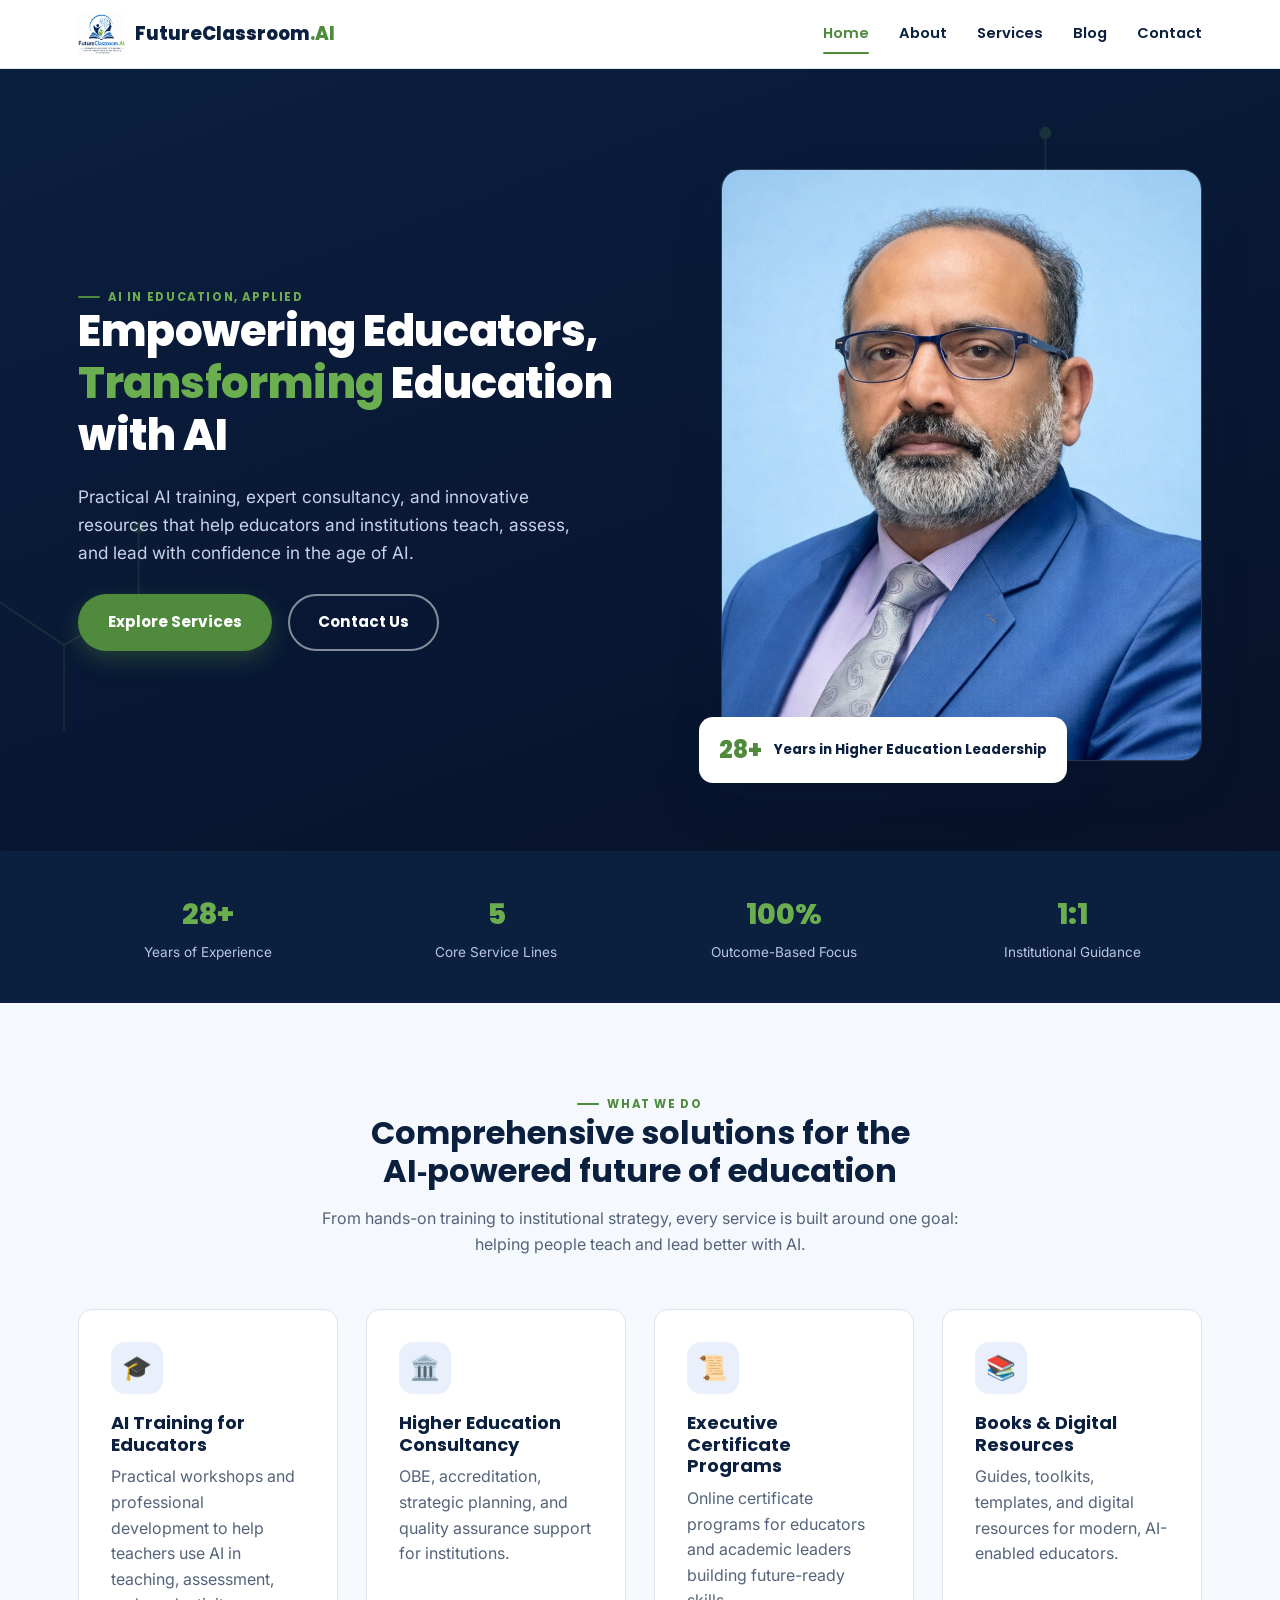
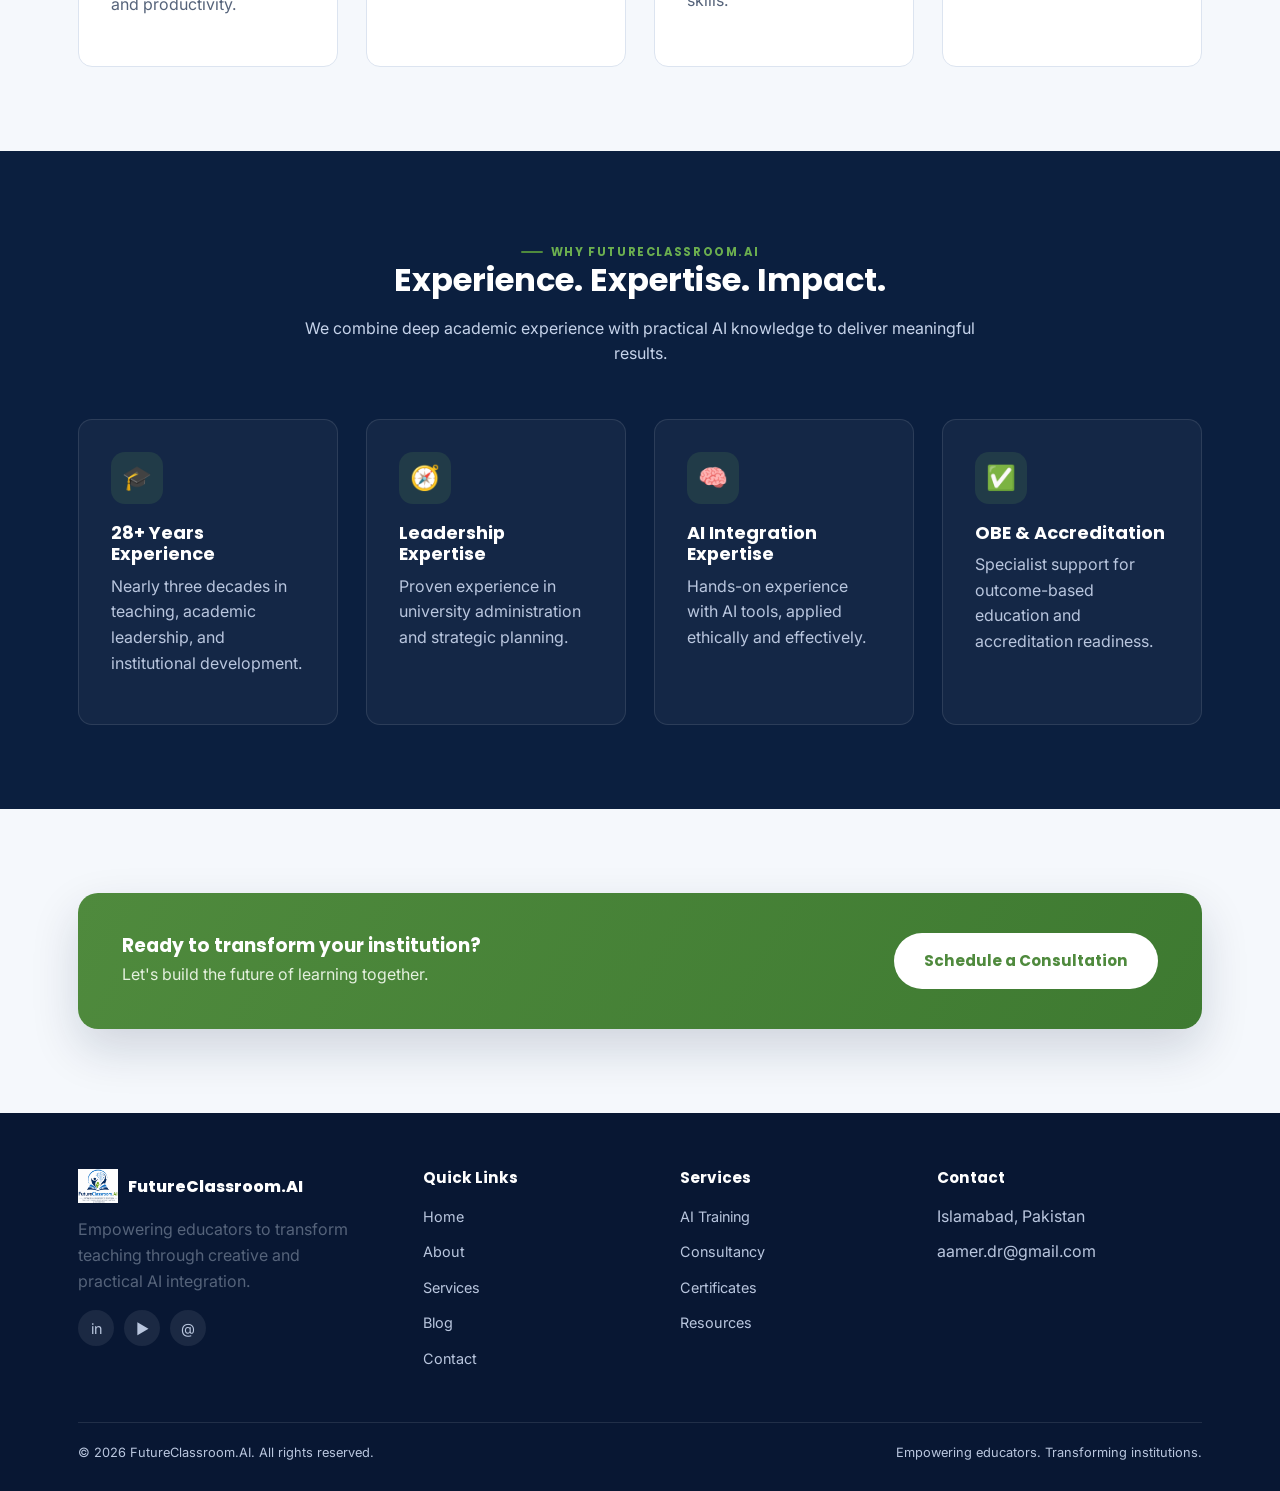
<file: index.html>
<!DOCTYPE html>
<html lang="en">
<head>
<meta charset="UTF-8">
<meta name="viewport" content="width=device-width, initial-scale=1.0">
<title>FutureClassroom.AI — Empowering Educators Through AI</title>
<meta name="description" content="Practical AI training, expert consultancy, and innovative resources for educators and institutions.">
<link rel="stylesheet" href="assets/style.css">
</head>
<body>

<header class="site-header">
  <nav class="nav">
    <a href="index.html" class="brand">
      <img src="assets/FutureClassroom.png" alt="FutureClassroom.AI logo">
      <span>FutureClassroom<em>.AI</em></span>
    </a>
    <button class="nav-toggle" aria-label="Toggle menu">☰</button>
    <div class="nav-links">
      <a href="index.html" class="active">Home</a>
      <a href="about.html">About</a>
      <a href="services.html">Services</a>
      <a href="blog.html">Blog</a>
      <a href="contact.html">Contact</a>
    </div>
  </nav>
</header>

<section class="hero">
  <svg class="branch-motif" viewBox="0 0 1200 700" xmlns="http://www.w3.org/2000/svg">
    <g stroke="#6BAE4F" stroke-width="1.5" fill="none">
      <path d="M980 60 L980 140 L1050 190 M980 140 L920 190 M1050 190 L1120 220 M1050 190 L1050 260"/>
      <circle cx="980" cy="60" r="5" fill="#6BAE4F"/>
      <circle cx="920" cy="190" r="5" fill="#6BAE4F"/>
      <circle cx="1120" cy="220" r="5" fill="#6BAE4F"/>
      <circle cx="1050" cy="260" r="5" fill="#6BAE4F"/>
      <path d="M60 620 L60 540 L130 500 M60 540 L0 500 M130 500 L130 430"/>
      <circle cx="130" cy="430" r="5" fill="#6BAE4F"/>
    </g>
  </svg>
  <div class="container hero-grid">
    <div>
      <span class="eyebrow" style="color:#6BAE4F">AI in Education, Applied</span>
      <h1>Empowering Educators, <span class="accent">Transforming</span> Education with AI</h1>
      <p class="lead">Practical AI training, expert consultancy, and innovative resources that help educators and institutions teach, assess, and lead with confidence in the age of AI.</p>
      <div class="hero-actions">
        <a href="services.html" class="btn btn-primary">Explore Services</a>
        <a href="contact.html" class="btn btn-outline">Contact Us</a>
      </div>
    </div>
    <div class="hero-figure">
      <div class="frame">
        <img src="assets/Me.jpeg" alt="Dr. Aamer, Founder of FutureClassroom.AI">
      </div>
      <div class="hero-badge"><span class="num">28+</span> Years in Higher Education Leadership</div>
    </div>
  </div>
</section>

<section class="strip">
  <div class="container grid grid-4">
    <div><div class="stat-num">28+</div><div class="stat-label">Years of Experience</div></div>
    <div><div class="stat-num">5</div><div class="stat-label">Core Service Lines</div></div>
    <div><div class="stat-num">100%</div><div class="stat-label">Outcome-Based Focus</div></div>
    <div><div class="stat-num">1:1</div><div class="stat-label">Institutional Guidance</div></div>
  </div>
</section>

<section>
  <div class="container">
    <div class="section-head">
      <span class="eyebrow">What We Do</span>
      <h2>Comprehensive solutions for the AI‑powered future of education</h2>
      <p>From hands-on training to institutional strategy, every service is built around one goal: helping people teach and lead better with AI.</p>
    </div>
    <div class="grid grid-4">
      <div class="card">
        <div class="icon">🎓</div>
        <h3>AI Training for Educators</h3>
        <p>Practical workshops and professional development to help teachers use AI in teaching, assessment, and productivity.</p>
      </div>
      <div class="card">
        <div class="icon">🏛️</div>
        <h3>Higher Education Consultancy</h3>
        <p>OBE, accreditation, strategic planning, and quality assurance support for institutions.</p>
      </div>
      <div class="card">
        <div class="icon">📜</div>
        <h3>Executive Certificate Programs</h3>
        <p>Online certificate programs for educators and academic leaders building future-ready skills.</p>
      </div>
      <div class="card">
        <div class="icon">📚</div>
        <h3>Books &amp; Digital Resources</h3>
        <p>Guides, toolkits, templates, and digital resources for modern, AI-enabled educators.</p>
      </div>
    </div>
  </div>
</section>

<section class="section-navy">
  <div class="container">
    <div class="section-head">
      <span class="eyebrow" style="color:#6BAE4F">Why FutureClassroom.AI</span>
      <h2 style="color:#fff">Experience. Expertise. Impact.</h2>
      <p style="color:#C6D3EA">We combine deep academic experience with practical AI knowledge to deliver meaningful results.</p>
    </div>
    <div class="grid grid-4">
      <div class="card" style="background:rgba(255,255,255,.04); border-color:rgba(255,255,255,.1)">
        <div class="icon" style="background:rgba(107,174,79,.15)">🎓</div>
        <h3 style="color:#fff">28+ Years Experience</h3>
        <p style="color:#B9C6DE">Nearly three decades in teaching, academic leadership, and institutional development.</p>
      </div>
      <div class="card" style="background:rgba(255,255,255,.04); border-color:rgba(255,255,255,.1)">
        <div class="icon" style="background:rgba(107,174,79,.15)">🧭</div>
        <h3 style="color:#fff">Leadership Expertise</h3>
        <p style="color:#B9C6DE">Proven experience in university administration and strategic planning.</p>
      </div>
      <div class="card" style="background:rgba(255,255,255,.04); border-color:rgba(255,255,255,.1)">
        <div class="icon" style="background:rgba(107,174,79,.15)">🧠</div>
        <h3 style="color:#fff">AI Integration Expertise</h3>
        <p style="color:#B9C6DE">Hands-on experience with AI tools, applied ethically and effectively.</p>
      </div>
      <div class="card" style="background:rgba(255,255,255,.04); border-color:rgba(255,255,255,.1)">
        <div class="icon" style="background:rgba(107,174,79,.15)">✅</div>
        <h3 style="color:#fff">OBE &amp; Accreditation</h3>
        <p style="color:#B9C6DE">Specialist support for outcome-based education and accreditation readiness.</p>
      </div>
    </div>
  </div>
</section>

<section>
  <div class="container">
    <div class="cta-banner">
      <div>
        <h3>Ready to transform your institution?</h3>
        <p>Let's build the future of learning together.</p>
      </div>
      <a href="contact.html" class="btn" style="background:#fff; color:var(--green);">Schedule a Consultation</a>
    </div>
  </div>
</section>

<footer class="site-footer">
  <div class="container">
    <div class="footer-grid">
      <div>
        <div class="footer-brand">
          <img src="assets/FutureClassroom.png" alt="FutureClassroom.AI">
          <span>FutureClassroom.AI</span>
        </div>
        <p style="max-width:280px;">Empowering educators to transform teaching through creative and practical AI integration.</p>
        <div class="social-row">
          <a href="https://linkedin.com/in/aamer-saleem-7ba4b310" target="_blank" rel="noopener" aria-label="LinkedIn">in</a>
          <a href="#" aria-label="YouTube">▶</a>
          <a href="mailto:aamer.dr@gmail.com" aria-label="Email">@</a>
        </div>
      </div>
      <div>
        <h4>Quick Links</h4>
        <ul class="footer-links">
          <li><a href="index.html">Home</a></li>
          <li><a href="about.html">About</a></li>
          <li><a href="services.html">Services</a></li>
          <li><a href="blog.html">Blog</a></li>
          <li><a href="contact.html">Contact</a></li>
        </ul>
      </div>
      <div>
        <h4>Services</h4>
        <ul class="footer-links">
          <li><a href="services.html">AI Training</a></li>
          <li><a href="services.html">Consultancy</a></li>
          <li><a href="services.html">Certificates</a></li>
          <li><a href="services.html">Resources</a></li>
        </ul>
      </div>
      <div>
        <h4>Contact</h4>
        <ul class="footer-links">
          <li>Islamabad, Pakistan</li>
          <li>aamer.dr@gmail.com</li>
        </ul>
      </div>
    </div>
    <div class="footer-bottom">
      <span>© 2026 FutureClassroom.AI. All rights reserved.</span>
      <span>Empowering educators. Transforming institutions.</span>
    </div>
  </div>
</footer>

<script src="script.js"></script>
</body>
</html>
</file>
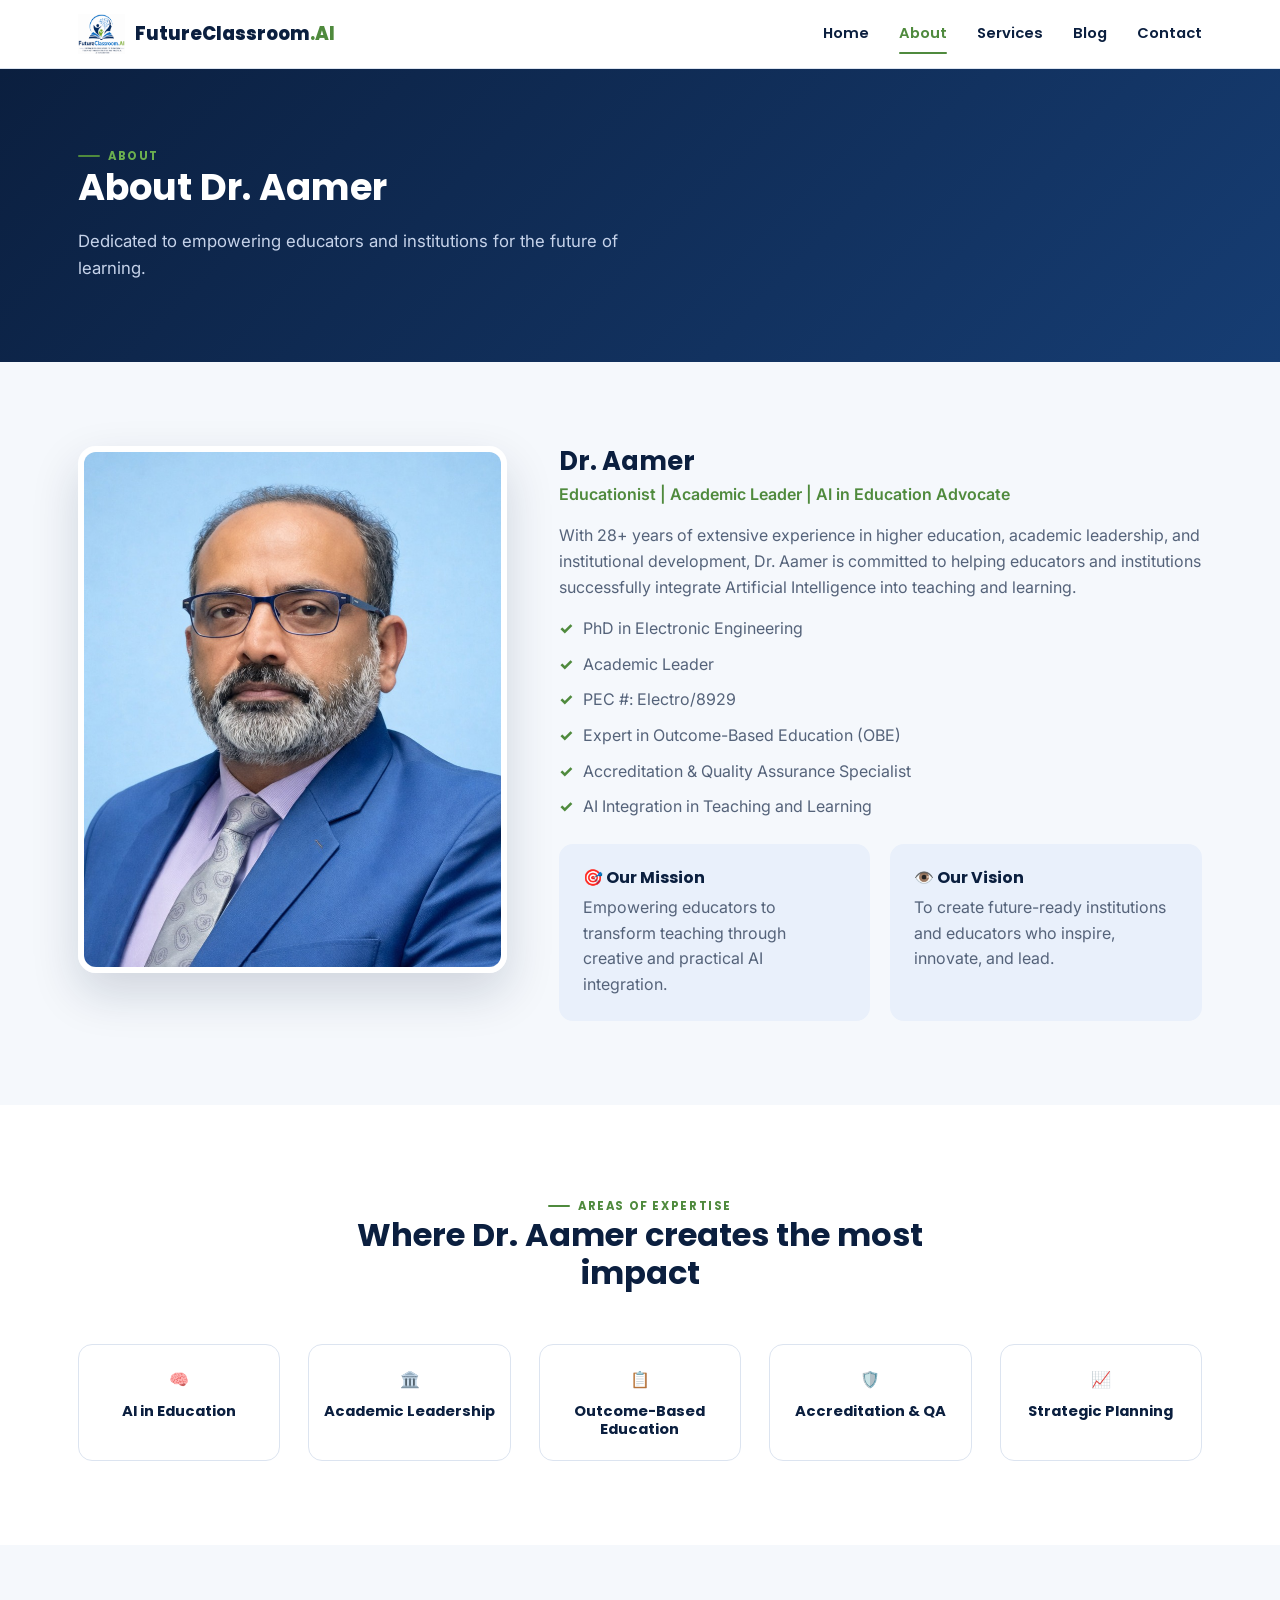
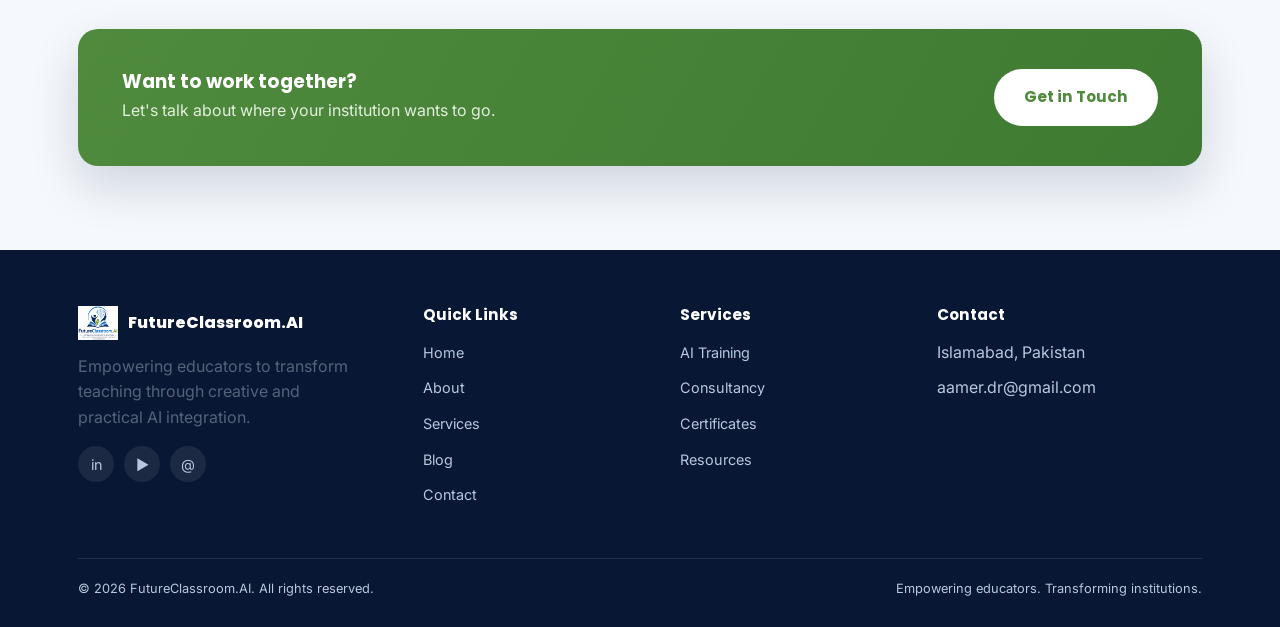
<file: about.html>
<!DOCTYPE html>
<html lang="en">
<head>
<meta charset="UTF-8">
<meta name="viewport" content="width=device-width, initial-scale=1.0">
<title>About Dr. Aamer — FutureClassroom.AI</title>
<link rel="stylesheet" href="assets/style.css">
</head>
<body>

<header class="site-header">
  <nav class="nav">
    <a href="index.html" class="brand">
      <img src="assets/FutureClassroom.png" alt="FutureClassroom.AI logo">
      <span>FutureClassroom<em>.AI</em></span>
    </a>
    <button class="nav-toggle" aria-label="Toggle menu">☰</button>
    <div class="nav-links">
      <a href="index.html">Home</a>
      <a href="about.html" class="active">About</a>
      <a href="services.html">Services</a>
      <a href="blog.html">Blog</a>
      <a href="contact.html">Contact</a>
    </div>
  </nav>
</header>

<section class="page-hero">
  <div class="container">
    <span class="eyebrow" style="color:#6BAE4F">About</span>
    <h1>About Dr. Aamer</h1>
    <p>Dedicated to empowering educators and institutions for the future of learning.</p>
  </div>
</section>

<section>
  <div class="container bio-grid">
    <div class="bio-photo">
      <div class="frame">
        <img src="assets/Me.jpeg" alt="Dr. Aamer">
      </div>
    </div>
    <div>
      <h2 style="font-size:1.6rem;">Dr. Aamer</h2>
      <p style="color:var(--green); font-weight:600; margin-top:-8px;">Educationist | Academic Leader | AI in Education Advocate</p>
      <p>With 28+ years of extensive experience in higher education, academic leadership, and institutional development, Dr. Aamer is committed to helping educators and institutions successfully integrate Artificial Intelligence into teaching and learning.</p>
      <ul class="credentials">
        <li>PhD in Electronic Engineering</li>
        <li>Academic Leader</li>
        <li>PEC #: Electro/8929</li>
        <li>Expert in Outcome-Based Education (OBE)</li>
        <li>Accreditation &amp; Quality Assurance Specialist</li>
        <li>AI Integration in Teaching and Learning</li>
      </ul>

      <div class="mv-grid">
        <div class="mv-card">
          <h4>🎯 Our Mission</h4>
          <p style="margin:0;">Empowering educators to transform teaching through creative and practical AI integration.</p>
        </div>
        <div class="mv-card">
          <h4>👁️ Our Vision</h4>
          <p style="margin:0;">To create future-ready institutions and educators who inspire, innovate, and lead.</p>
        </div>
      </div>
    </div>
  </div>
</section>

<section class="section-alt">
  <div class="container">
    <div class="section-head">
      <span class="eyebrow">Areas of Expertise</span>
      <h2>Where Dr. Aamer creates the most impact</h2>
    </div>
    <div class="grid" style="grid-template-columns: repeat(5, 1fr);">
      <div class="expertise-chip"><div class="icon">🧠</div><h4 style="margin:0; font-size:.92rem;">AI in Education</h4></div>
      <div class="expertise-chip"><div class="icon">🏛️</div><h4 style="margin:0; font-size:.92rem;">Academic Leadership</h4></div>
      <div class="expertise-chip"><div class="icon">📋</div><h4 style="margin:0; font-size:.92rem;">Outcome-Based Education</h4></div>
      <div class="expertise-chip"><div class="icon">🛡️</div><h4 style="margin:0; font-size:.92rem;">Accreditation &amp; QA</h4></div>
      <div class="expertise-chip"><div class="icon">📈</div><h4 style="margin:0; font-size:.92rem;">Strategic Planning</h4></div>
    </div>
  </div>
</section>

<section>
  <div class="container">
    <div class="cta-banner">
      <div>
        <h3>Want to work together?</h3>
        <p>Let's talk about where your institution wants to go.</p>
      </div>
      <a href="contact.html" class="btn" style="background:#fff; color:var(--green);">Get in Touch</a>
    </div>
  </div>
</section>

<footer class="site-footer">
  <div class="container">
    <div class="footer-grid">
      <div>
        <div class="footer-brand">
          <img src="assets/FutureClassroom.png" alt="FutureClassroom.AI">
          <span>FutureClassroom.AI</span>
        </div>
        <p style="max-width:280px;">Empowering educators to transform teaching through creative and practical AI integration.</p>
        <div class="social-row">
          <a href="https://linkedin.com/in/aamer-saleem-7ba4b310" target="_blank" rel="noopener" aria-label="LinkedIn">in</a>
          <a href="#" aria-label="YouTube">▶</a>
          <a href="mailto:aamer.dr@gmail.com" aria-label="Email">@</a>
        </div>
      </div>
      <div>
        <h4>Quick Links</h4>
        <ul class="footer-links">
          <li><a href="index.html">Home</a></li>
          <li><a href="about.html">About</a></li>
          <li><a href="services.html">Services</a></li>
          <li><a href="blog.html">Blog</a></li>
          <li><a href="contact.html">Contact</a></li>
        </ul>
      </div>
      <div>
        <h4>Services</h4>
        <ul class="footer-links">
          <li><a href="services.html">AI Training</a></li>
          <li><a href="services.html">Consultancy</a></li>
          <li><a href="services.html">Certificates</a></li>
          <li><a href="services.html">Resources</a></li>
        </ul>
      </div>
      <div>
        <h4>Contact</h4>
        <ul class="footer-links">
          <li>Islamabad, Pakistan</li>
          <li>aamer.dr@gmail.com</li>
        </ul>
      </div>
    </div>
    <div class="footer-bottom">
      <span>© 2026 FutureClassroom.AI. All rights reserved.</span>
      <span>Empowering educators. Transforming institutions.</span>
    </div>
  </div>
</footer>

<script src="script.js"></script>
</body>
</html>
</file>
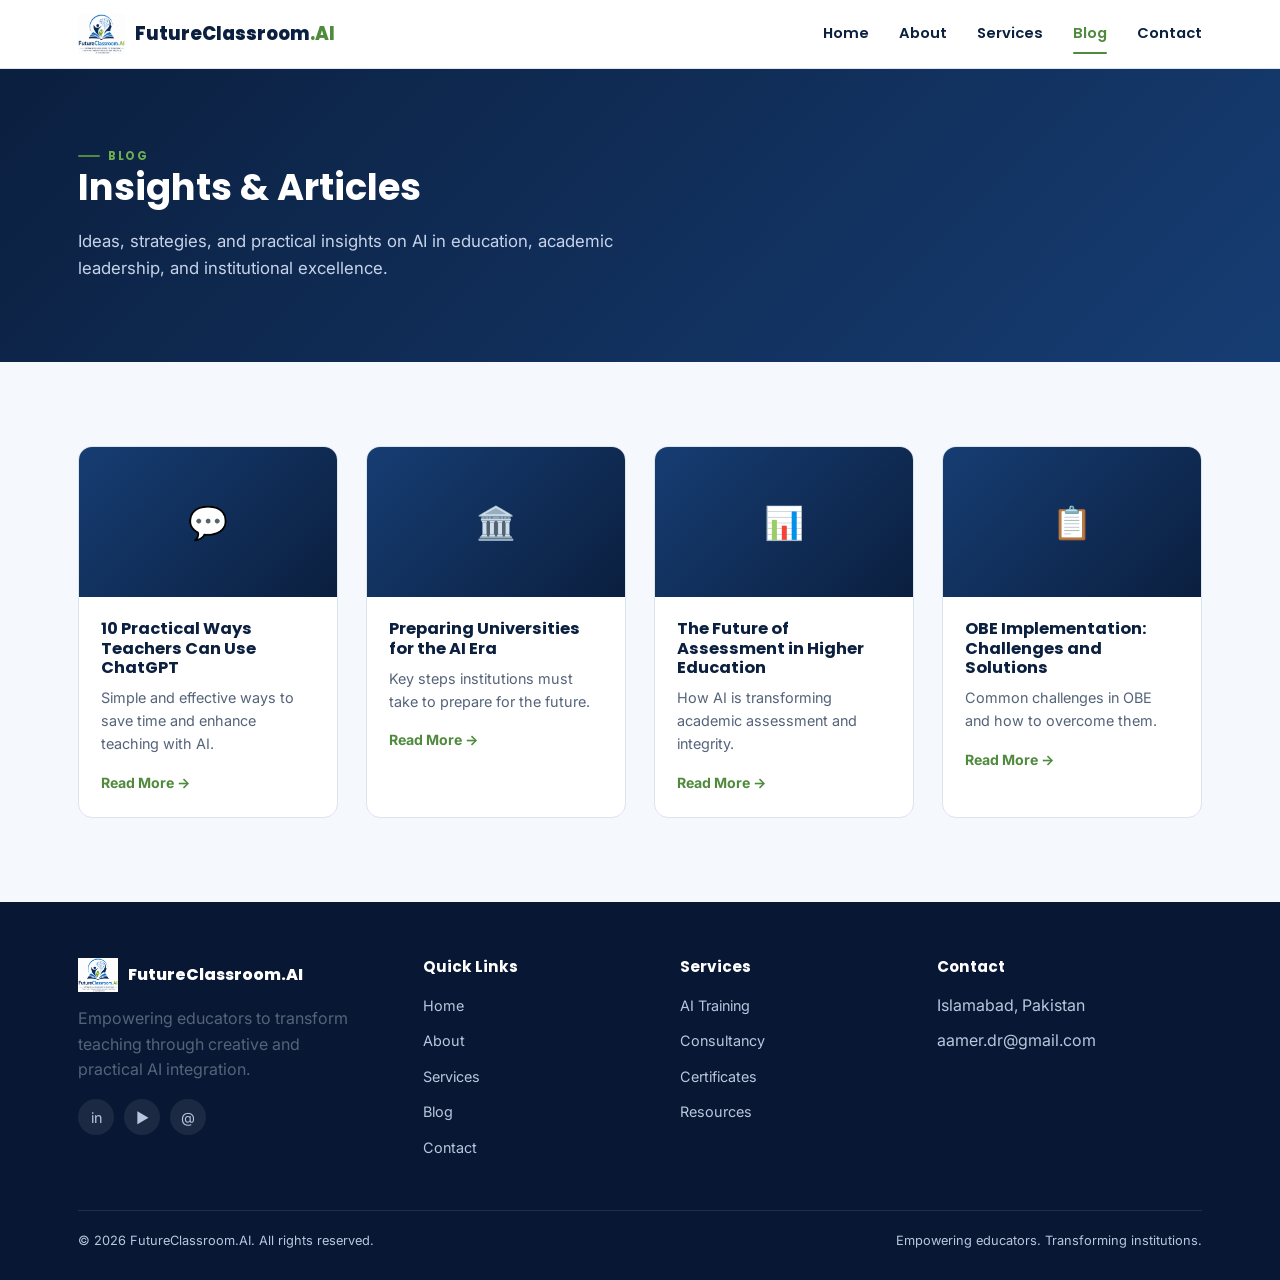
<file: blog.html>
<!DOCTYPE html>
<html lang="en">
<head>
<meta charset="UTF-8">
<meta name="viewport" content="width=device-width, initial-scale=1.0">
<title>Insights &amp; Articles — FutureClassroom.AI</title>
<link rel="stylesheet" href="assets/style.css">
</head>
<body>

<header class="site-header">
  <nav class="nav">
    <a href="index.html" class="brand">
      <img src="assets/FutureClassroom.png" alt="FutureClassroom.AI logo">
      <span>FutureClassroom<em>.AI</em></span>
    </a>
    <button class="nav-toggle" aria-label="Toggle menu">☰</button>
    <div class="nav-links">
      <a href="index.html">Home</a>
      <a href="about.html">About</a>
      <a href="services.html">Services</a>
      <a href="blog.html" class="active">Blog</a>
      <a href="contact.html">Contact</a>
    </div>
  </nav>
</header>

<section class="page-hero">
  <div class="container">
    <span class="eyebrow" style="color:#6BAE4F">Blog</span>
    <h1>Insights &amp; Articles</h1>
    <p>Ideas, strategies, and practical insights on AI in education, academic leadership, and institutional excellence.</p>
  </div>
</section>

<section>
  <div class="container grid grid-4">

    <div class="blog-card">
      <div class="thumb" style="background:linear-gradient(135deg,#163D73,#0B1F3F); display:flex; align-items:center; justify-content:center; color:#6BAE4F; font-size:2rem;">💬</div>
      <div class="body">
        <h3>10 Practical Ways Teachers Can Use ChatGPT</h3>
        <p style="font-size:.9rem;">Simple and effective ways to save time and enhance teaching with AI.</p>
        <a href="blog/10-practical-ways-teachers-can-use-chatgpt.html" class="read-more">Read More →</a>
      </div>
    </div>

    <div class="blog-card">
      <div class="thumb" style="background:linear-gradient(135deg,#163D73,#0B1F3F); display:flex; align-items:center; justify-content:center; color:#6BAE4F; font-size:2rem;">🏛️</div>
      <div class="body">
        <h3>Preparing Universities for the AI Era</h3>
        <p style="font-size:.9rem;">Key steps institutions must take to prepare for the future.</p>
        <a href="blog/preparing-universities-for-the-ai-era.html" class="read-more">Read More →</a>
      </div>
    </div>

    <div class="blog-card">
      <div class="thumb" style="background:linear-gradient(135deg,#163D73,#0B1F3F); display:flex; align-items:center; justify-content:center; color:#6BAE4F; font-size:2rem;">📊</div>
      <div class="body">
        <h3>The Future of Assessment in Higher Education</h3>
        <p style="font-size:.9rem;">How AI is transforming academic assessment and integrity.</p>
        <a href="blog/future-of-assessment-in-higher-education.html" class="read-more">Read More →</a>
      </div>
    </div>

    <div class="blog-card">
      <div class="thumb" style="background:linear-gradient(135deg,#163D73,#0B1F3F); display:flex; align-items:center; justify-content:center; color:#6BAE4F; font-size:2rem;">📋</div>
      <div class="body">
        <h3>OBE Implementation: Challenges and Solutions</h3>
        <p style="font-size:.9rem;">Common challenges in OBE and how to overcome them.</p>
        <a href="blog/obe-implementation-challenges-and-solutions.html" class="read-more">Read More →</a>
      </div>
    </div>

  </div>
</section>

<footer class="site-footer">
  <div class="container">
    <div class="footer-grid">
      <div>
        <div class="footer-brand">
          <img src="assets/FutureClassroom.png" alt="FutureClassroom.AI">
          <span>FutureClassroom.AI</span>
        </div>
        <p style="max-width:280px;">Empowering educators to transform teaching through creative and practical AI integration.</p>
        <div class="social-row">
          <a href="https://linkedin.com/in/aamer-saleem-7ba4b310" target="_blank" rel="noopener" aria-label="LinkedIn">in</a>
          <a href="#" aria-label="YouTube">▶</a>
          <a href="mailto:aamer.dr@gmail.com" aria-label="Email">@</a>
        </div>
      </div>
      <div>
        <h4>Quick Links</h4>
        <ul class="footer-links">
          <li><a href="index.html">Home</a></li>
          <li><a href="about.html">About</a></li>
          <li><a href="services.html">Services</a></li>
          <li><a href="blog.html">Blog</a></li>
          <li><a href="contact.html">Contact</a></li>
        </ul>
      </div>
      <div>
        <h4>Services</h4>
        <ul class="footer-links">
          <li><a href="services.html">AI Training</a></li>
          <li><a href="services.html">Consultancy</a></li>
          <li><a href="services.html">Certificates</a></li>
          <li><a href="services.html">Resources</a></li>
        </ul>
      </div>
      <div>
        <h4>Contact</h4>
        <ul class="footer-links">
          <li>Islamabad, Pakistan</li>
          <li>aamer.dr@gmail.com</li>
        </ul>
      </div>
    </div>
    <div class="footer-bottom">
      <span>© 2026 FutureClassroom.AI. All rights reserved.</span>
      <span>Empowering educators. Transforming institutions.</span>
    </div>
  </div>
</footer>

<script src="script.js"></script>
</body>
</html>
</file>
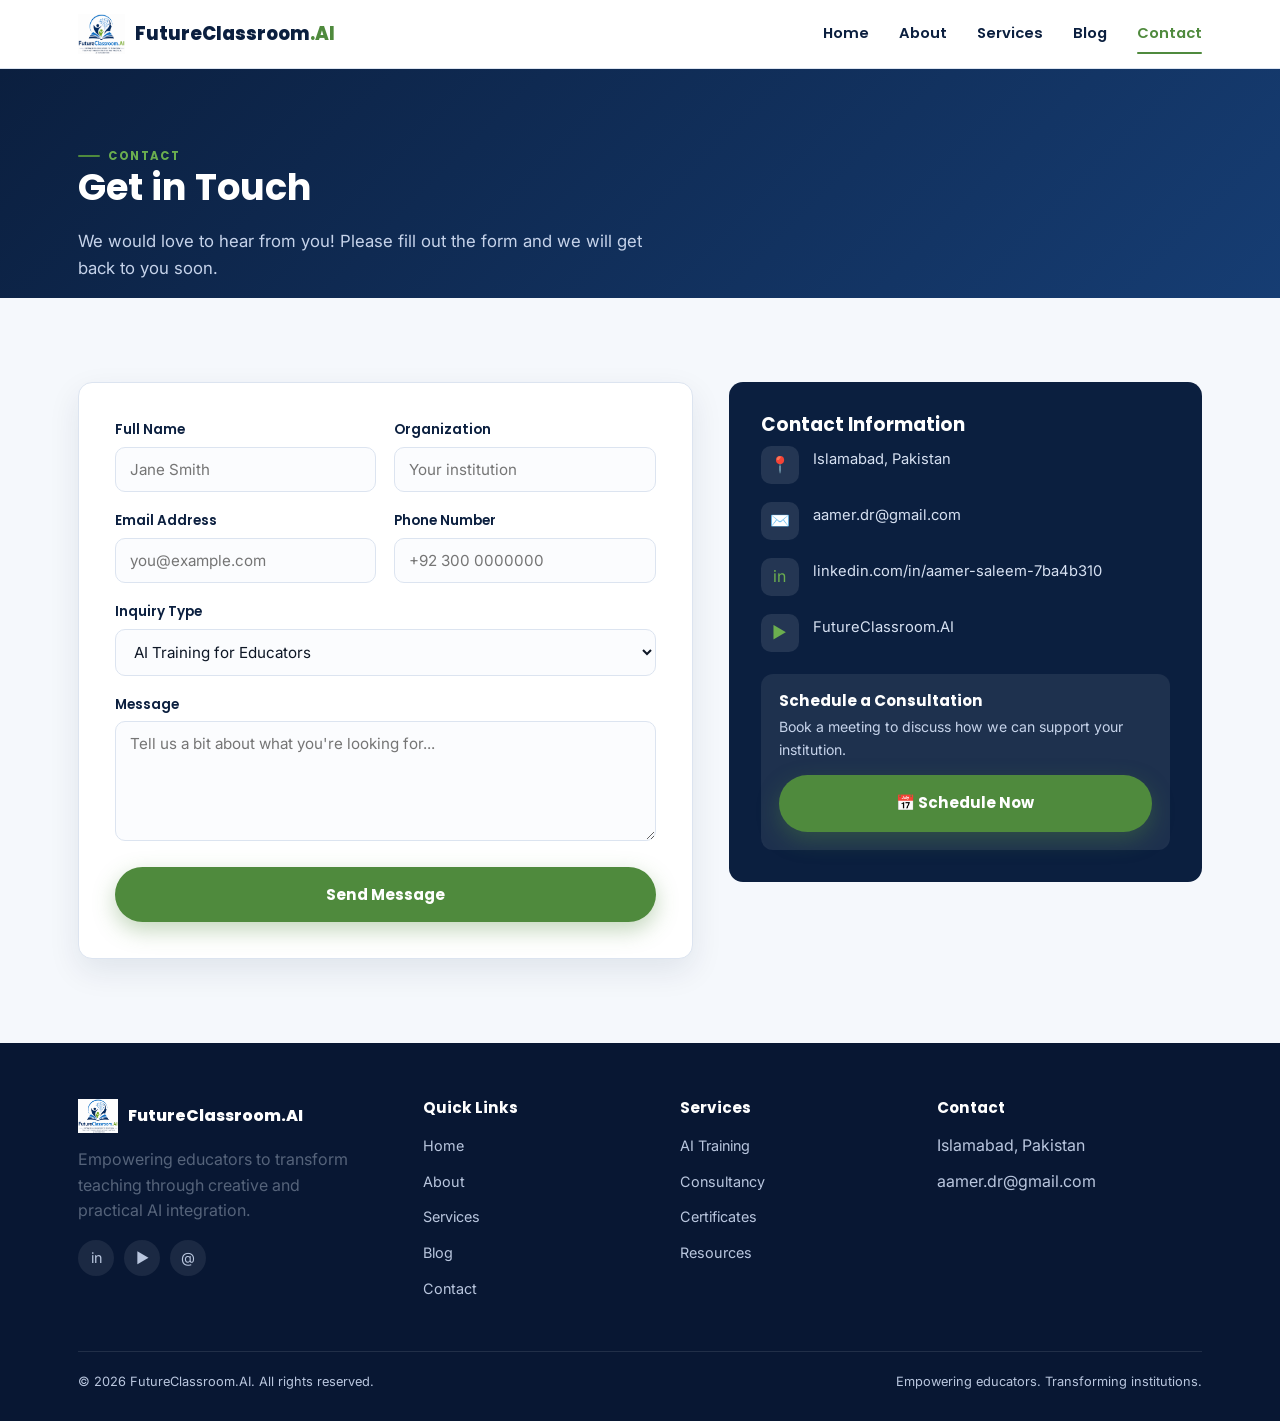
<file: contact.html>
<!DOCTYPE html>
<html lang="en">
<head>
<meta charset="UTF-8">
<meta name="viewport" content="width=device-width, initial-scale=1.0">
<title>Contact Us — FutureClassroom.AI</title>
<link rel="stylesheet" href="assets/style.css">
</head>
<body>

<header class="site-header">
  <nav class="nav">
    <a href="index.html" class="brand">
      <img src="assets/FutureClassroom.png" alt="FutureClassroom.AI logo">
      <span>FutureClassroom<em>.AI</em></span>
    </a>
    <button class="nav-toggle" aria-label="Toggle menu">☰</button>
    <div class="nav-links">
      <a href="index.html">Home</a>
      <a href="about.html">About</a>
      <a href="services.html">Services</a>
      <a href="blog.html">Blog</a>
      <a href="contact.html" class="active">Contact</a>
    </div>
  </nav>
</header>

<section class="page-hero" style="padding-bottom:0;">
  <div class="container">
    <span class="eyebrow" style="color:#6BAE4F">Contact</span>
    <h1>Get in Touch</h1>
    <p>We would love to hear from you! Please fill out the form and we will get back to you soon.</p>
  </div>
</section>

<section>
  <div class="container contact-grid">

    <div class="form-card">
      <form id="contact-form" action="https://formspree.io/f/xvkpkzbg" method="POST">
        <div class="form-row">
          <div>
            <label for="fullname">Full Name</label>
            <input type="text" id="fullname" name="fullname" placeholder="Jane Smith" required>
          </div>
          <div>
            <label for="organization">Organization</label>
            <input type="text" id="organization" name="organization" placeholder="Your institution">
          </div>
        </div>
        <div class="form-row">
          <div>
            <label for="email">Email Address</label>
            <input type="email" id="email" name="email" placeholder="you@example.com" required>
          </div>
          <div>
            <label for="phone">Phone Number</label>
            <input type="tel" id="phone" name="phone" placeholder="+92 300 0000000">
          </div>
        </div>
        <div class="form-row">
          <div style="grid-column: 1 / -1;">
            <label for="inquiry">Inquiry Type</label>
            <select id="inquiry" name="inquiry">
              <option>AI Training for Educators</option>
              <option>AI for Academic Leaders</option>
              <option>Outcome-Based Education (OBE)</option>
              <option>Accreditation Readiness Support</option>
              <option>Strategic Planning</option>
              <option>General Inquiry</option>
            </select>
          </div>
        </div>
        <label for="message">Message</label>
        <textarea id="message" name="message" placeholder="Tell us a bit about what you're looking for..." required></textarea>
        <button type="submit" class="btn btn-primary" style="margin-top:18px; width:100%;">Send Message</button>
      </form>
    </div>

    <div class="info-card">
      <h3>Contact Information</h3>
      <div class="info-row"><div class="ic">📍</div><div><span>Islamabad, Pakistan</span></div></div>
      <div class="info-row"><div class="ic">✉️</div><div><a href="mailto:aamer.dr@gmail.com">aamer.dr@gmail.com</a></div></div>
      <div class="info-row"><div class="ic">in</div><div><a href="https://linkedin.com/in/aamer-saleem-7ba4b310" target="_blank" rel="noopener">linkedin.com/in/aamer-saleem-7ba4b310</a></div></div>
      <div class="info-row"><div class="ic">▶</div><div><a href="#">FutureClassroom.AI</a></div></div>

      <div class="schedule-box">
        <h4 style="color:#fff; margin-bottom:6px; font-size:.95rem;">Schedule a Consultation</h4>
        <p style="color:#C6D3EA; font-size:.88rem; margin-bottom:14px;">Book a meeting to discuss how we can support your institution.</p>
        <a href="https://calendly.com/aamer-dr/30min" target="_blank" rel="noopener" class="btn btn-primary" style="width:100%;">📅 Schedule Now</a>
      </div>
    </div>

  </div>
</section>

<footer class="site-footer">
  <div class="container">
    <div class="footer-grid">
      <div>
        <div class="footer-brand">
          <img src="assets/FutureClassroom.png" alt="FutureClassroom.AI">
          <span>FutureClassroom.AI</span>
        </div>
        <p style="max-width:280px;">Empowering educators to transform teaching through creative and practical AI integration.</p>
        <div class="social-row">
          <a href="https://linkedin.com/in/aamer-saleem-7ba4b310" target="_blank" rel="noopener" aria-label="LinkedIn">in</a>
          <a href="#" aria-label="YouTube">▶</a>
          <a href="mailto:aamer.dr@gmail.com" aria-label="Email">@</a>
        </div>
      </div>
      <div>
        <h4>Quick Links</h4>
        <ul class="footer-links">
          <li><a href="index.html">Home</a></li>
          <li><a href="about.html">About</a></li>
          <li><a href="services.html">Services</a></li>
          <li><a href="blog.html">Blog</a></li>
          <li><a href="contact.html">Contact</a></li>
        </ul>
      </div>
      <div>
        <h4>Services</h4>
        <ul class="footer-links">
          <li><a href="services.html">AI Training</a></li>
          <li><a href="services.html">Consultancy</a></li>
          <li><a href="services.html">Certificates</a></li>
          <li><a href="services.html">Resources</a></li>
        </ul>
      </div>
      <div>
        <h4>Contact</h4>
        <ul class="footer-links">
          <li>Islamabad, Pakistan</li>
          <li>aamer.dr@gmail.com</li>
        </ul>
      </div>
    </div>
    <div class="footer-bottom">
      <span>© 2026 FutureClassroom.AI. All rights reserved.</span>
      <span>Empowering educators. Transforming institutions.</span>
    </div>
  </div>
</footer>

<script src="script.js"></script>
</body>
</html>
</file>
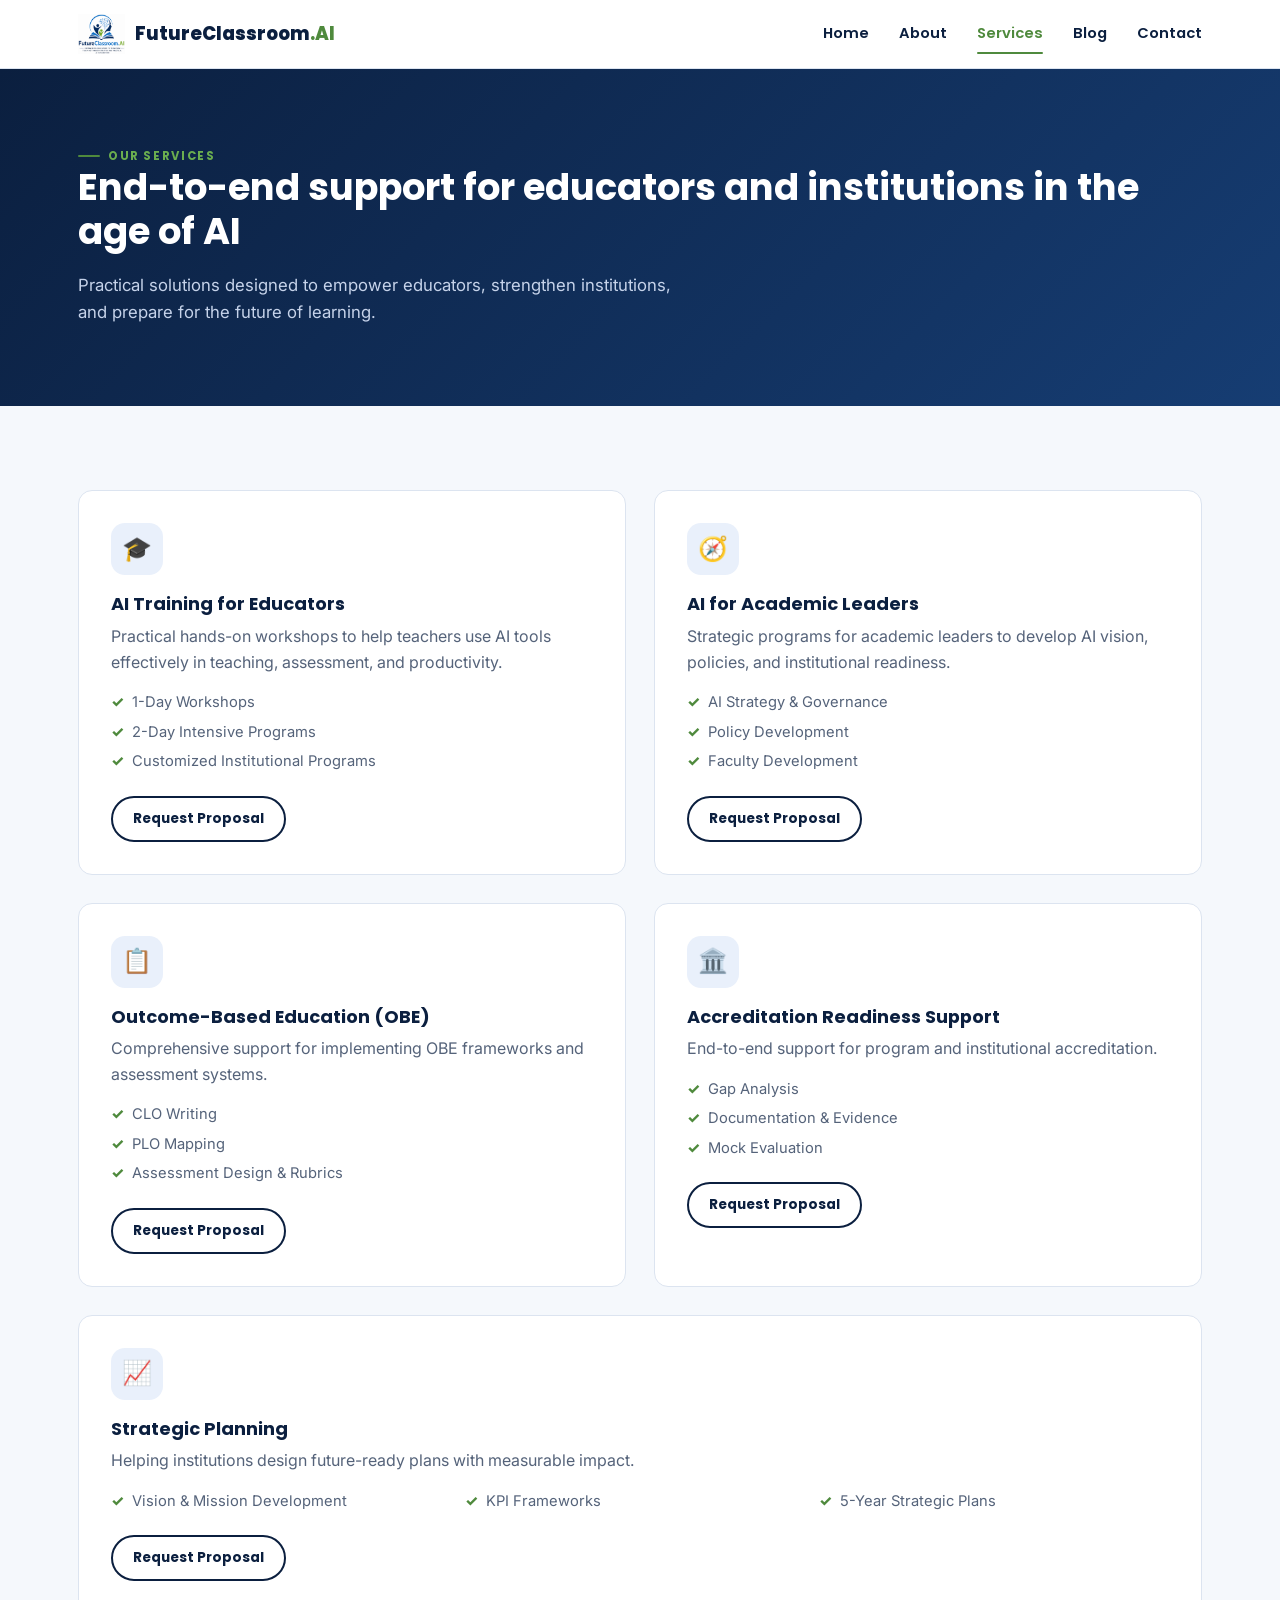
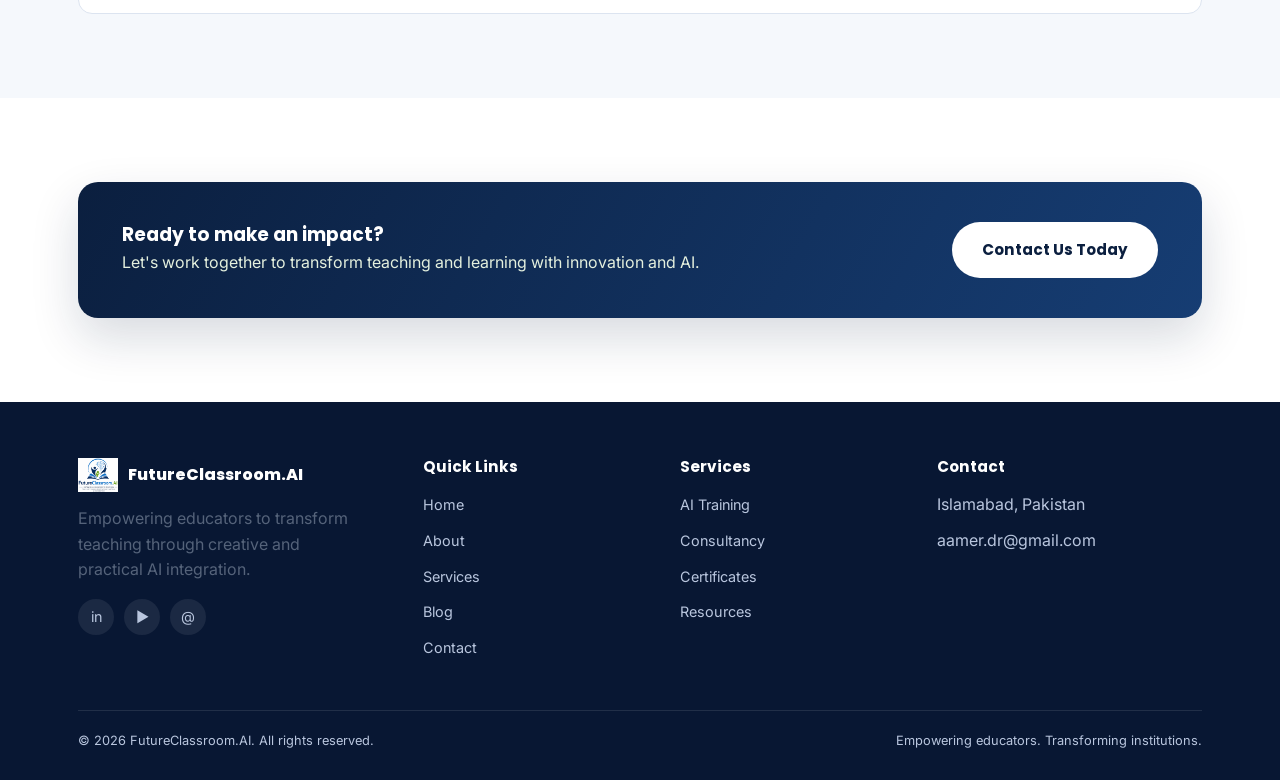
<file: services.html>
<!DOCTYPE html>
<html lang="en">
<head>
<meta charset="UTF-8">
<meta name="viewport" content="width=device-width, initial-scale=1.0">
<title>Services — FutureClassroom.AI</title>
<link rel="stylesheet" href="assets/style.css">
</head>
<body>

<header class="site-header">
  <nav class="nav">
    <a href="index.html" class="brand">
      <img src="assets/FutureClassroom.png" alt="FutureClassroom.AI logo">
      <span>FutureClassroom<em>.AI</em></span>
    </a>
    <button class="nav-toggle" aria-label="Toggle menu">☰</button>
    <div class="nav-links">
      <a href="index.html">Home</a>
      <a href="about.html">About</a>
      <a href="services.html" class="active">Services</a>
      <a href="blog.html">Blog</a>
      <a href="contact.html">Contact</a>
    </div>
  </nav>
</header>

<section class="page-hero">
  <div class="container">
    <span class="eyebrow" style="color:#6BAE4F">Our Services</span>
    <h1>End-to-end support for educators and institutions in the age of AI</h1>
    <p>Practical solutions designed to empower educators, strengthen institutions, and prepare for the future of learning.</p>
  </div>
</section>

<section>
  <div class="container grid grid-2">

    <div class="card">
      <div class="icon">🎓</div>
      <h3>AI Training for Educators</h3>
      <p>Practical hands-on workshops to help teachers use AI tools effectively in teaching, assessment, and productivity.</p>
      <ul class="check">
        <li>1-Day Workshops</li>
        <li>2-Day Intensive Programs</li>
        <li>Customized Institutional Programs</li>
      </ul>
      <a href="contact.html" class="btn btn-outline-navy" style="margin-top:16px; padding:10px 20px; font-size:.85rem;">Request Proposal</a>
    </div>

    <div class="card">
      <div class="icon">🧭</div>
      <h3>AI for Academic Leaders</h3>
      <p>Strategic programs for academic leaders to develop AI vision, policies, and institutional readiness.</p>
      <ul class="check">
        <li>AI Strategy &amp; Governance</li>
        <li>Policy Development</li>
        <li>Faculty Development</li>
      </ul>
      <a href="contact.html" class="btn btn-outline-navy" style="margin-top:16px; padding:10px 20px; font-size:.85rem;">Request Proposal</a>
    </div>

    <div class="card">
      <div class="icon">📋</div>
      <h3>Outcome-Based Education (OBE)</h3>
      <p>Comprehensive support for implementing OBE frameworks and assessment systems.</p>
      <ul class="check">
        <li>CLO Writing</li>
        <li>PLO Mapping</li>
        <li>Assessment Design &amp; Rubrics</li>
      </ul>
      <a href="contact.html" class="btn btn-outline-navy" style="margin-top:16px; padding:10px 20px; font-size:.85rem;">Request Proposal</a>
    </div>

    <div class="card">
      <div class="icon">🏛️</div>
      <h3>Accreditation Readiness Support</h3>
      <p>End-to-end support for program and institutional accreditation.</p>
      <ul class="check">
        <li>Gap Analysis</li>
        <li>Documentation &amp; Evidence</li>
        <li>Mock Evaluation</li>
      </ul>
      <a href="contact.html" class="btn btn-outline-navy" style="margin-top:16px; padding:10px 20px; font-size:.85rem;">Request Proposal</a>
    </div>

    <div class="card" style="grid-column: 1 / -1;">
      <div class="icon">📈</div>
      <h3>Strategic Planning</h3>
      <p>Helping institutions design future-ready plans with measurable impact.</p>
      <ul class="check" style="display:grid; grid-template-columns:1fr 1fr 1fr; gap:4px;">
        <li>Vision &amp; Mission Development</li>
        <li>KPI Frameworks</li>
        <li>5-Year Strategic Plans</li>
      </ul>
      <a href="contact.html" class="btn btn-outline-navy" style="margin-top:16px; padding:10px 20px; font-size:.85rem;">Request Proposal</a>
    </div>

  </div>
</section>

<section class="section-alt">
  <div class="container">
    <div class="cta-banner" style="background: linear-gradient(120deg, var(--navy) 0%, var(--blue) 100%);">
      <div>
        <h3>Ready to make an impact?</h3>
        <p>Let's work together to transform teaching and learning with innovation and AI.</p>
      </div>
      <a href="contact.html" class="btn" style="background:#fff; color:var(--navy);">Contact Us Today</a>
    </div>
  </div>
</section>

<footer class="site-footer">
  <div class="container">
    <div class="footer-grid">
      <div>
        <div class="footer-brand">
          <img src="assets/FutureClassroom.png" alt="FutureClassroom.AI">
          <span>FutureClassroom.AI</span>
        </div>
        <p style="max-width:280px;">Empowering educators to transform teaching through creative and practical AI integration.</p>
        <div class="social-row">
          <a href="https://linkedin.com/in/aamer-saleem-7ba4b310" target="_blank" rel="noopener" aria-label="LinkedIn">in</a>
          <a href="#" aria-label="YouTube">▶</a>
          <a href="mailto:aamer.dr@gmail.com" aria-label="Email">@</a>
        </div>
      </div>
      <div>
        <h4>Quick Links</h4>
        <ul class="footer-links">
          <li><a href="index.html">Home</a></li>
          <li><a href="about.html">About</a></li>
          <li><a href="services.html">Services</a></li>
          <li><a href="blog.html">Blog</a></li>
          <li><a href="contact.html">Contact</a></li>
        </ul>
      </div>
      <div>
        <h4>Services</h4>
        <ul class="footer-links">
          <li><a href="services.html">AI Training</a></li>
          <li><a href="services.html">Consultancy</a></li>
          <li><a href="services.html">Certificates</a></li>
          <li><a href="services.html">Resources</a></li>
        </ul>
      </div>
      <div>
        <h4>Contact</h4>
        <ul class="footer-links">
          <li>Islamabad, Pakistan</li>
          <li>aamer.dr@gmail.com</li>
        </ul>
      </div>
    </div>
    <div class="footer-bottom">
      <span>© 2026 FutureClassroom.AI. All rights reserved.</span>
      <span>Empowering educators. Transforming institutions.</span>
    </div>
  </div>
</footer>

<script src="script.js"></script>
</body>
</html>
</file>
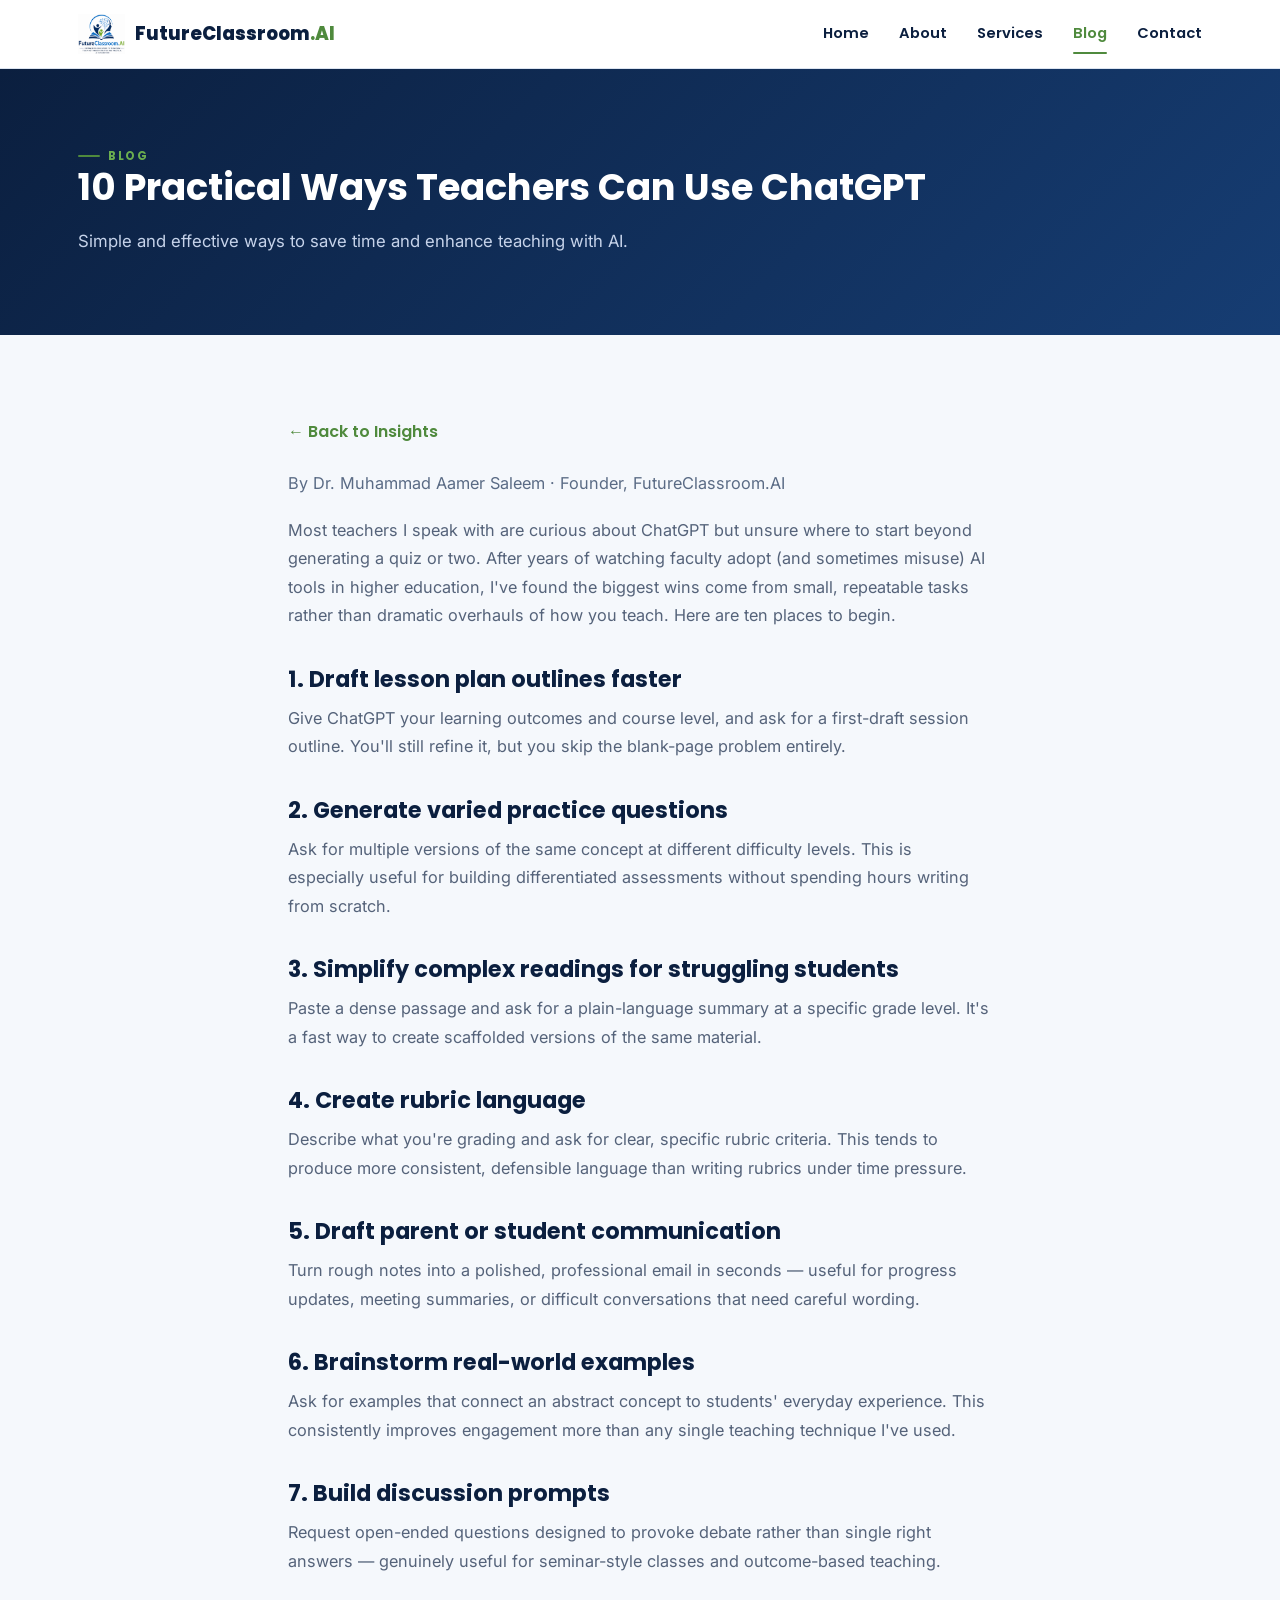
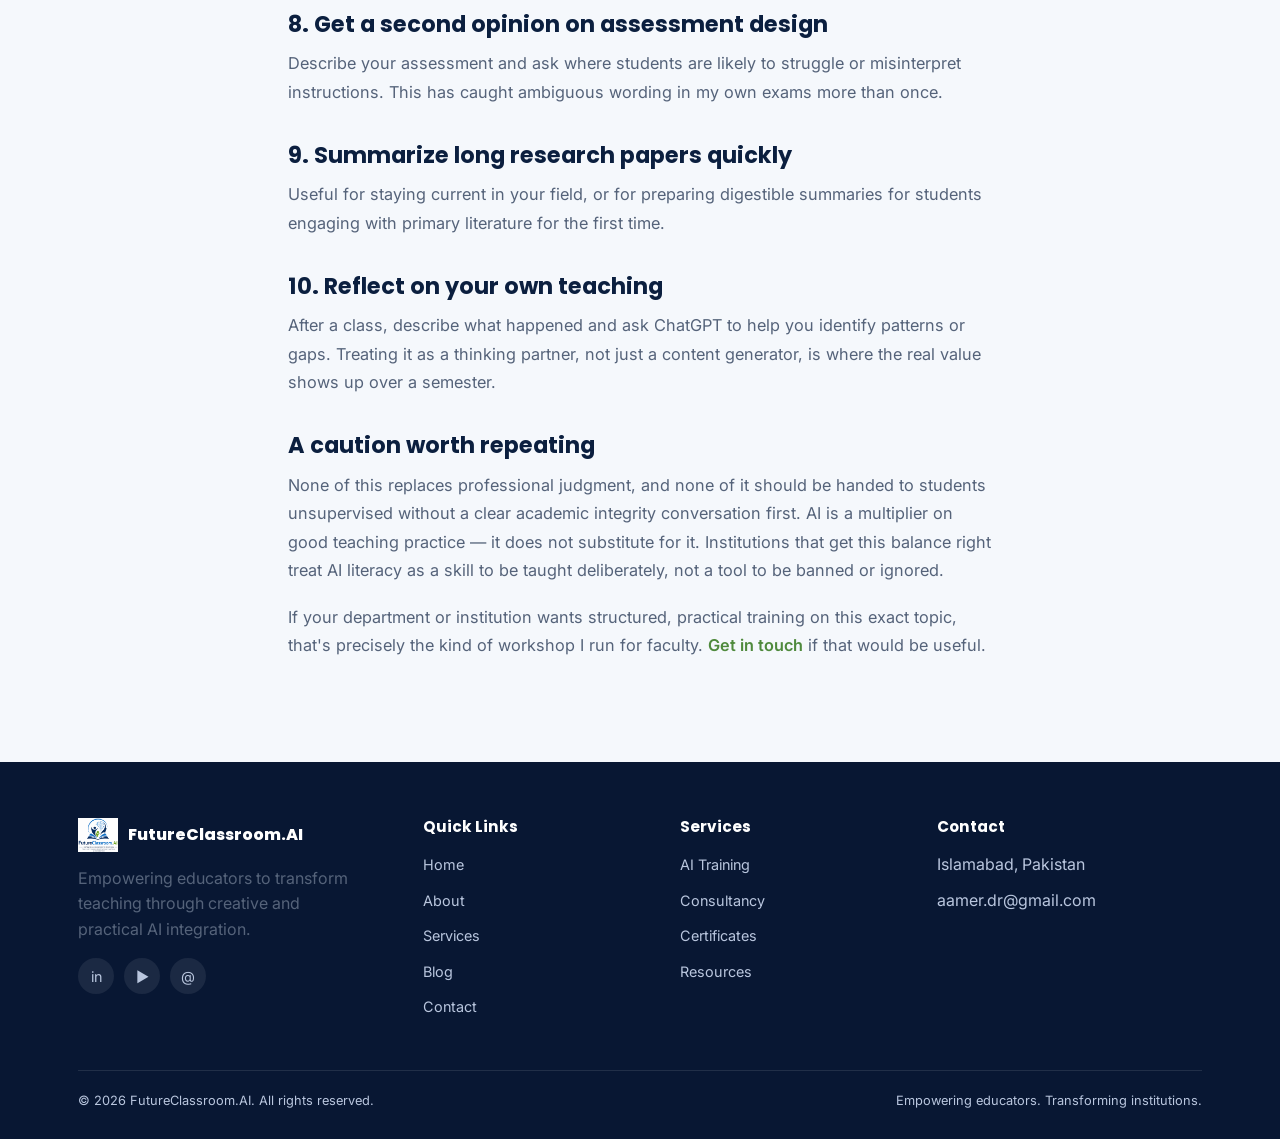
<file: blog/10-practical-ways-teachers-can-use-chatgpt.html>
<!DOCTYPE html>
<html lang="en">
<head>
<meta charset="UTF-8">
<meta name="viewport" content="width=device-width, initial-scale=1.0">
<title>10 Practical Ways Teachers Can Use ChatGPT — FutureClassroom.AI</title>
<meta name="description" content="Simple and effective ways to save time and enhance teaching with AI.">
<link rel="stylesheet" href="../assets/style.css">
<style>
  .article-body{ max-width: 760px; margin: 0 auto; }
  .article-body p{ margin: 0 0 1.1em; font-size: 1.02rem; line-height: 1.75; }
  .article-body h2{ font-size: 1.4rem; margin-top: 1.6em; }
  .article-body ul{ margin: 0 0 1.2em; padding-left: 1.3em; }
  .article-body li{ margin-bottom: .6em; line-height: 1.6; }
  .article-meta{ color:#5A6B85; font-size:.92rem; margin-bottom: 2em; }
  .back-link{ display:inline-block; margin-bottom: 24px; font-family: var(--font-display); font-weight:600; color: var(--green); text-decoration:none; }
  .back-link:hover{ color: var(--green-bright); }
</style>
</head>
<body>

<header class="site-header">
  <nav class="nav">
    <a href="../index.html" class="brand">
      <img src="../assets/FutureClassroom.png" alt="FutureClassroom.AI logo">
      <span>FutureClassroom<em>.AI</em></span>
    </a>
    <button class="nav-toggle" aria-label="Toggle menu">☰</button>
    <div class="nav-links">
      <a href="../index.html">Home</a>
      <a href="../about.html">About</a>
      <a href="../services.html">Services</a>
      <a href="../blog.html" class="active">Blog</a>
      <a href="../contact.html">Contact</a>
    </div>
  </nav>
</header>

<section class="page-hero">
  <div class="container">
    <span class="eyebrow" style="color:#6BAE4F">Blog</span>
    <h1>10 Practical Ways Teachers Can Use ChatGPT</h1>
    <p>Simple and effective ways to save time and enhance teaching with AI.</p>
  </div>
</section>

<section>
  <div class="container article-body">
    <a href="../blog.html" class="back-link">← Back to Insights</a>
    <p class="article-meta">By Dr. Muhammad Aamer Saleem · Founder, FutureClassroom.AI</p>

    <p>Most teachers I speak with are curious about ChatGPT but unsure where to start beyond generating a quiz or two. After years of watching faculty adopt (and sometimes misuse) AI tools in higher education, I've found the biggest wins come from small, repeatable tasks rather than dramatic overhauls of how you teach. Here are ten places to begin.</p>

    <h2>1. Draft lesson plan outlines faster</h2>
    <p>Give ChatGPT your learning outcomes and course level, and ask for a first-draft session outline. You'll still refine it, but you skip the blank-page problem entirely.</p>

    <h2>2. Generate varied practice questions</h2>
    <p>Ask for multiple versions of the same concept at different difficulty levels. This is especially useful for building differentiated assessments without spending hours writing from scratch.</p>

    <h2>3. Simplify complex readings for struggling students</h2>
    <p>Paste a dense passage and ask for a plain-language summary at a specific grade level. It's a fast way to create scaffolded versions of the same material.</p>

    <h2>4. Create rubric language</h2>
    <p>Describe what you're grading and ask for clear, specific rubric criteria. This tends to produce more consistent, defensible language than writing rubrics under time pressure.</p>

    <h2>5. Draft parent or student communication</h2>
    <p>Turn rough notes into a polished, professional email in seconds — useful for progress updates, meeting summaries, or difficult conversations that need careful wording.</p>

    <h2>6. Brainstorm real-world examples</h2>
    <p>Ask for examples that connect an abstract concept to students' everyday experience. This consistently improves engagement more than any single teaching technique I've used.</p>

    <h2>7. Build discussion prompts</h2>
    <p>Request open-ended questions designed to provoke debate rather than single right answers — genuinely useful for seminar-style classes and outcome-based teaching.</p>

    <h2>8. Get a second opinion on assessment design</h2>
    <p>Describe your assessment and ask where students are likely to struggle or misinterpret instructions. This has caught ambiguous wording in my own exams more than once.</p>

    <h2>9. Summarize long research papers quickly</h2>
    <p>Useful for staying current in your field, or for preparing digestible summaries for students engaging with primary literature for the first time.</p>

    <h2>10. Reflect on your own teaching</h2>
    <p>After a class, describe what happened and ask ChatGPT to help you identify patterns or gaps. Treating it as a thinking partner, not just a content generator, is where the real value shows up over a semester.</p>

    <h2>A caution worth repeating</h2>
    <p>None of this replaces professional judgment, and none of it should be handed to students unsupervised without a clear academic integrity conversation first. AI is a multiplier on good teaching practice — it does not substitute for it. Institutions that get this balance right treat AI literacy as a skill to be taught deliberately, not a tool to be banned or ignored.</p>

    <p>If your department or institution wants structured, practical training on this exact topic, that's precisely the kind of workshop I run for faculty. <a href="../contact.html" style="color:var(--green); font-weight:600;">Get in touch</a> if that would be useful.</p>
  </div>
</section>

<footer class="site-footer">
  <div class="container">
    <div class="footer-grid">
      <div>
        <div class="footer-brand">
          <img src="../assets/FutureClassroom.png" alt="FutureClassroom.AI">
          <span>FutureClassroom.AI</span>
        </div>
        <p style="max-width:280px;">Empowering educators to transform teaching through creative and practical AI integration.</p>
        <div class="social-row">
          <a href="https://linkedin.com/in/aamer-saleem-7ba4b310" target="_blank" rel="noopener" aria-label="LinkedIn">in</a>
          <a href="#" aria-label="YouTube">▶</a>
          <a href="mailto:aamer.dr@gmail.com" aria-label="Email">@</a>
        </div>
      </div>
      <div>
        <h4>Quick Links</h4>
        <ul class="footer-links">
          <li><a href="../index.html">Home</a></li>
          <li><a href="../about.html">About</a></li>
          <li><a href="../services.html">Services</a></li>
          <li><a href="../blog.html">Blog</a></li>
          <li><a href="../contact.html">Contact</a></li>
        </ul>
      </div>
      <div>
        <h4>Services</h4>
        <ul class="footer-links">
          <li><a href="../services.html">AI Training</a></li>
          <li><a href="../services.html">Consultancy</a></li>
          <li><a href="../services.html">Certificates</a></li>
          <li><a href="../services.html">Resources</a></li>
        </ul>
      </div>
      <div>
        <h4>Contact</h4>
        <ul class="footer-links">
          <li>Islamabad, Pakistan</li>
          <li>aamer.dr@gmail.com</li>
        </ul>
      </div>
    </div>
    <div class="footer-bottom">
      <span>© 2026 FutureClassroom.AI. All rights reserved.</span>
      <span>Empowering educators. Transforming institutions.</span>
    </div>
  </div>
</footer>

<script src="../script.js"></script>
</body>
</html>
</file>
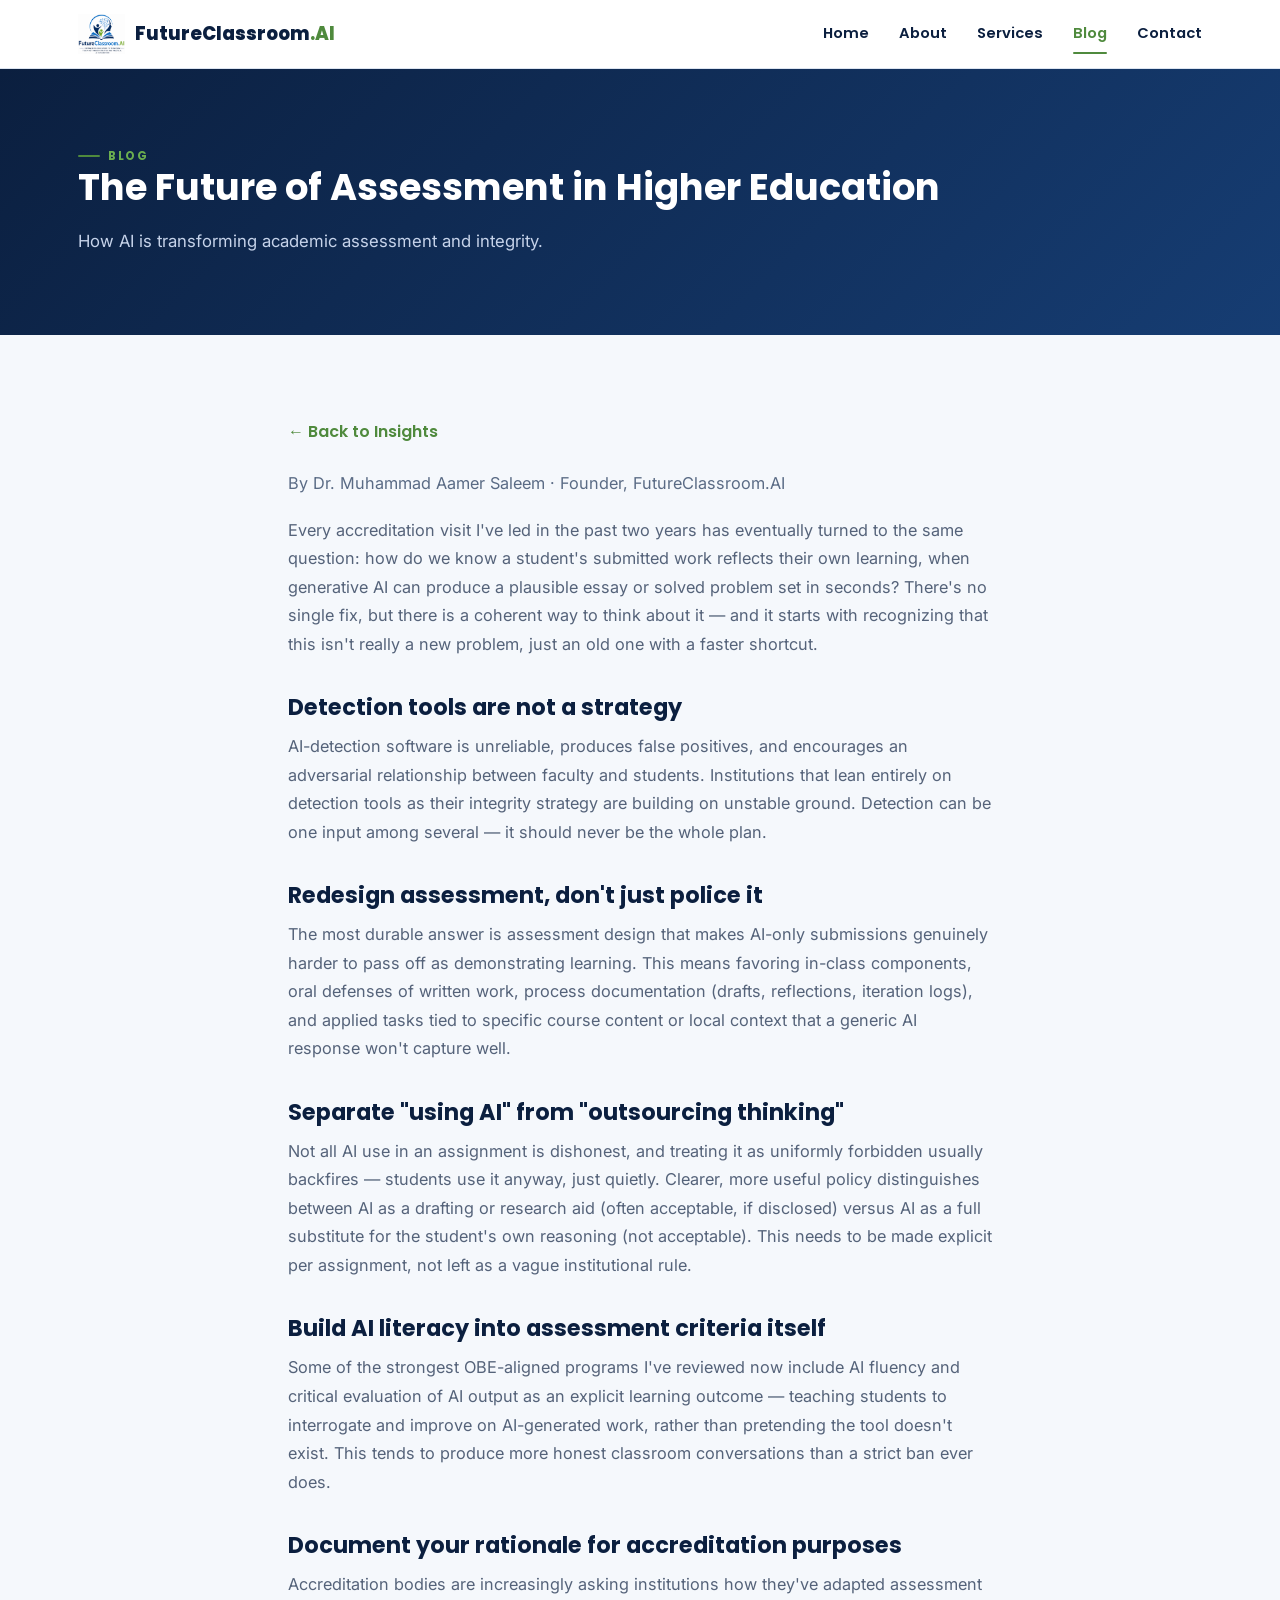
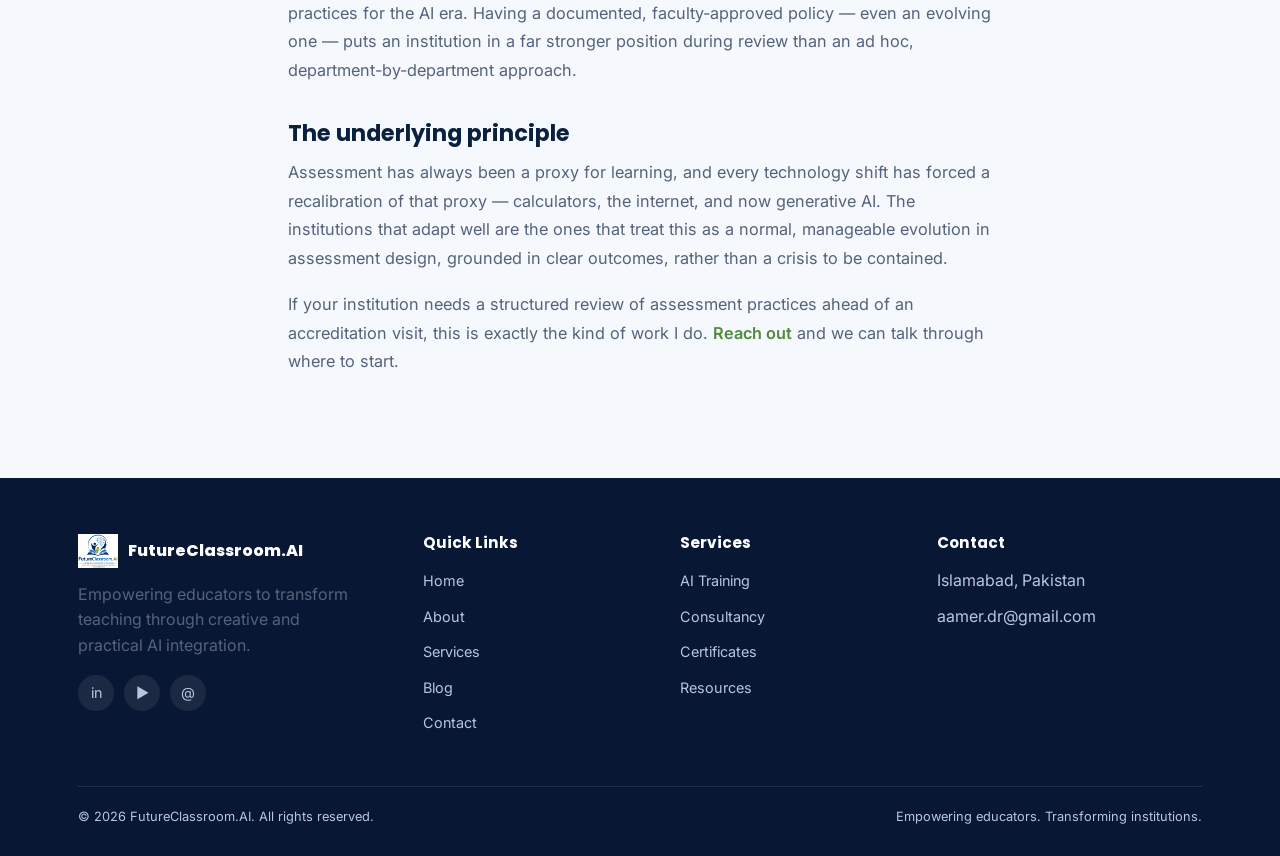
<file: blog/future-of-assessment-in-higher-education.html>
<!DOCTYPE html>
<html lang="en">
<head>
<meta charset="UTF-8">
<meta name="viewport" content="width=device-width, initial-scale=1.0">
<title>The Future of Assessment in Higher Education — FutureClassroom.AI</title>
<meta name="description" content="How AI is transforming academic assessment and integrity.">
<link rel="stylesheet" href="../assets/style.css">
<style>
  .article-body{ max-width: 760px; margin: 0 auto; }
  .article-body p{ margin: 0 0 1.1em; font-size: 1.02rem; line-height: 1.75; }
  .article-body h2{ font-size: 1.4rem; margin-top: 1.6em; }
  .article-body ul{ margin: 0 0 1.2em; padding-left: 1.3em; }
  .article-body li{ margin-bottom: .6em; line-height: 1.6; }
  .article-meta{ color:#5A6B85; font-size:.92rem; margin-bottom: 2em; }
  .back-link{ display:inline-block; margin-bottom: 24px; font-family: var(--font-display); font-weight:600; color: var(--green); text-decoration:none; }
  .back-link:hover{ color: var(--green-bright); }
</style>
</head>
<body>

<header class="site-header">
  <nav class="nav">
    <a href="../index.html" class="brand">
      <img src="../assets/FutureClassroom.png" alt="FutureClassroom.AI logo">
      <span>FutureClassroom<em>.AI</em></span>
    </a>
    <button class="nav-toggle" aria-label="Toggle menu">☰</button>
    <div class="nav-links">
      <a href="../index.html">Home</a>
      <a href="../about.html">About</a>
      <a href="../services.html">Services</a>
      <a href="../blog.html" class="active">Blog</a>
      <a href="../contact.html">Contact</a>
    </div>
  </nav>
</header>

<section class="page-hero">
  <div class="container">
    <span class="eyebrow" style="color:#6BAE4F">Blog</span>
    <h1>The Future of Assessment in Higher Education</h1>
    <p>How AI is transforming academic assessment and integrity.</p>
  </div>
</section>

<section>
  <div class="container article-body">
    <a href="../blog.html" class="back-link">← Back to Insights</a>
    <p class="article-meta">By Dr. Muhammad Aamer Saleem · Founder, FutureClassroom.AI</p>

    <p>Every accreditation visit I've led in the past two years has eventually turned to the same question: how do we know a student's submitted work reflects their own learning, when generative AI can produce a plausible essay or solved problem set in seconds? There's no single fix, but there is a coherent way to think about it — and it starts with recognizing that this isn't really a new problem, just an old one with a faster shortcut.</p>

    <h2>Detection tools are not a strategy</h2>
    <p>AI-detection software is unreliable, produces false positives, and encourages an adversarial relationship between faculty and students. Institutions that lean entirely on detection tools as their integrity strategy are building on unstable ground. Detection can be one input among several — it should never be the whole plan.</p>

    <h2>Redesign assessment, don't just police it</h2>
    <p>The most durable answer is assessment design that makes AI-only submissions genuinely harder to pass off as demonstrating learning. This means favoring in-class components, oral defenses of written work, process documentation (drafts, reflections, iteration logs), and applied tasks tied to specific course content or local context that a generic AI response won't capture well.</p>

    <h2>Separate "using AI" from "outsourcing thinking"</h2>
    <p>Not all AI use in an assignment is dishonest, and treating it as uniformly forbidden usually backfires — students use it anyway, just quietly. Clearer, more useful policy distinguishes between AI as a drafting or research aid (often acceptable, if disclosed) versus AI as a full substitute for the student's own reasoning (not acceptable). This needs to be made explicit per assignment, not left as a vague institutional rule.</p>

    <h2>Build AI literacy into assessment criteria itself</h2>
    <p>Some of the strongest OBE-aligned programs I've reviewed now include AI fluency and critical evaluation of AI output as an explicit learning outcome — teaching students to interrogate and improve on AI-generated work, rather than pretending the tool doesn't exist. This tends to produce more honest classroom conversations than a strict ban ever does.</p>

    <h2>Document your rationale for accreditation purposes</h2>
    <p>Accreditation bodies are increasingly asking institutions how they've adapted assessment practices for the AI era. Having a documented, faculty-approved policy — even an evolving one — puts an institution in a far stronger position during review than an ad hoc, department-by-department approach.</p>

    <h2>The underlying principle</h2>
    <p>Assessment has always been a proxy for learning, and every technology shift has forced a recalibration of that proxy — calculators, the internet, and now generative AI. The institutions that adapt well are the ones that treat this as a normal, manageable evolution in assessment design, grounded in clear outcomes, rather than a crisis to be contained.</p>

    <p>If your institution needs a structured review of assessment practices ahead of an accreditation visit, this is exactly the kind of work I do. <a href="../contact.html" style="color:var(--green); font-weight:600;">Reach out</a> and we can talk through where to start.</p>
  </div>
</section>

<footer class="site-footer">
  <div class="container">
    <div class="footer-grid">
      <div>
        <div class="footer-brand">
          <img src="../assets/FutureClassroom.png" alt="FutureClassroom.AI">
          <span>FutureClassroom.AI</span>
        </div>
        <p style="max-width:280px;">Empowering educators to transform teaching through creative and practical AI integration.</p>
        <div class="social-row">
          <a href="https://linkedin.com/in/aamer-saleem-7ba4b310" target="_blank" rel="noopener" aria-label="LinkedIn">in</a>
          <a href="#" aria-label="YouTube">▶</a>
          <a href="mailto:aamer.dr@gmail.com" aria-label="Email">@</a>
        </div>
      </div>
      <div>
        <h4>Quick Links</h4>
        <ul class="footer-links">
          <li><a href="../index.html">Home</a></li>
          <li><a href="../about.html">About</a></li>
          <li><a href="../services.html">Services</a></li>
          <li><a href="../blog.html">Blog</a></li>
          <li><a href="../contact.html">Contact</a></li>
        </ul>
      </div>
      <div>
        <h4>Services</h4>
        <ul class="footer-links">
          <li><a href="../services.html">AI Training</a></li>
          <li><a href="../services.html">Consultancy</a></li>
          <li><a href="../services.html">Certificates</a></li>
          <li><a href="../services.html">Resources</a></li>
        </ul>
      </div>
      <div>
        <h4>Contact</h4>
        <ul class="footer-links">
          <li>Islamabad, Pakistan</li>
          <li>aamer.dr@gmail.com</li>
        </ul>
      </div>
    </div>
    <div class="footer-bottom">
      <span>© 2026 FutureClassroom.AI. All rights reserved.</span>
      <span>Empowering educators. Transforming institutions.</span>
    </div>
  </div>
</footer>

<script src="../script.js"></script>
</body>
</html>
</file>
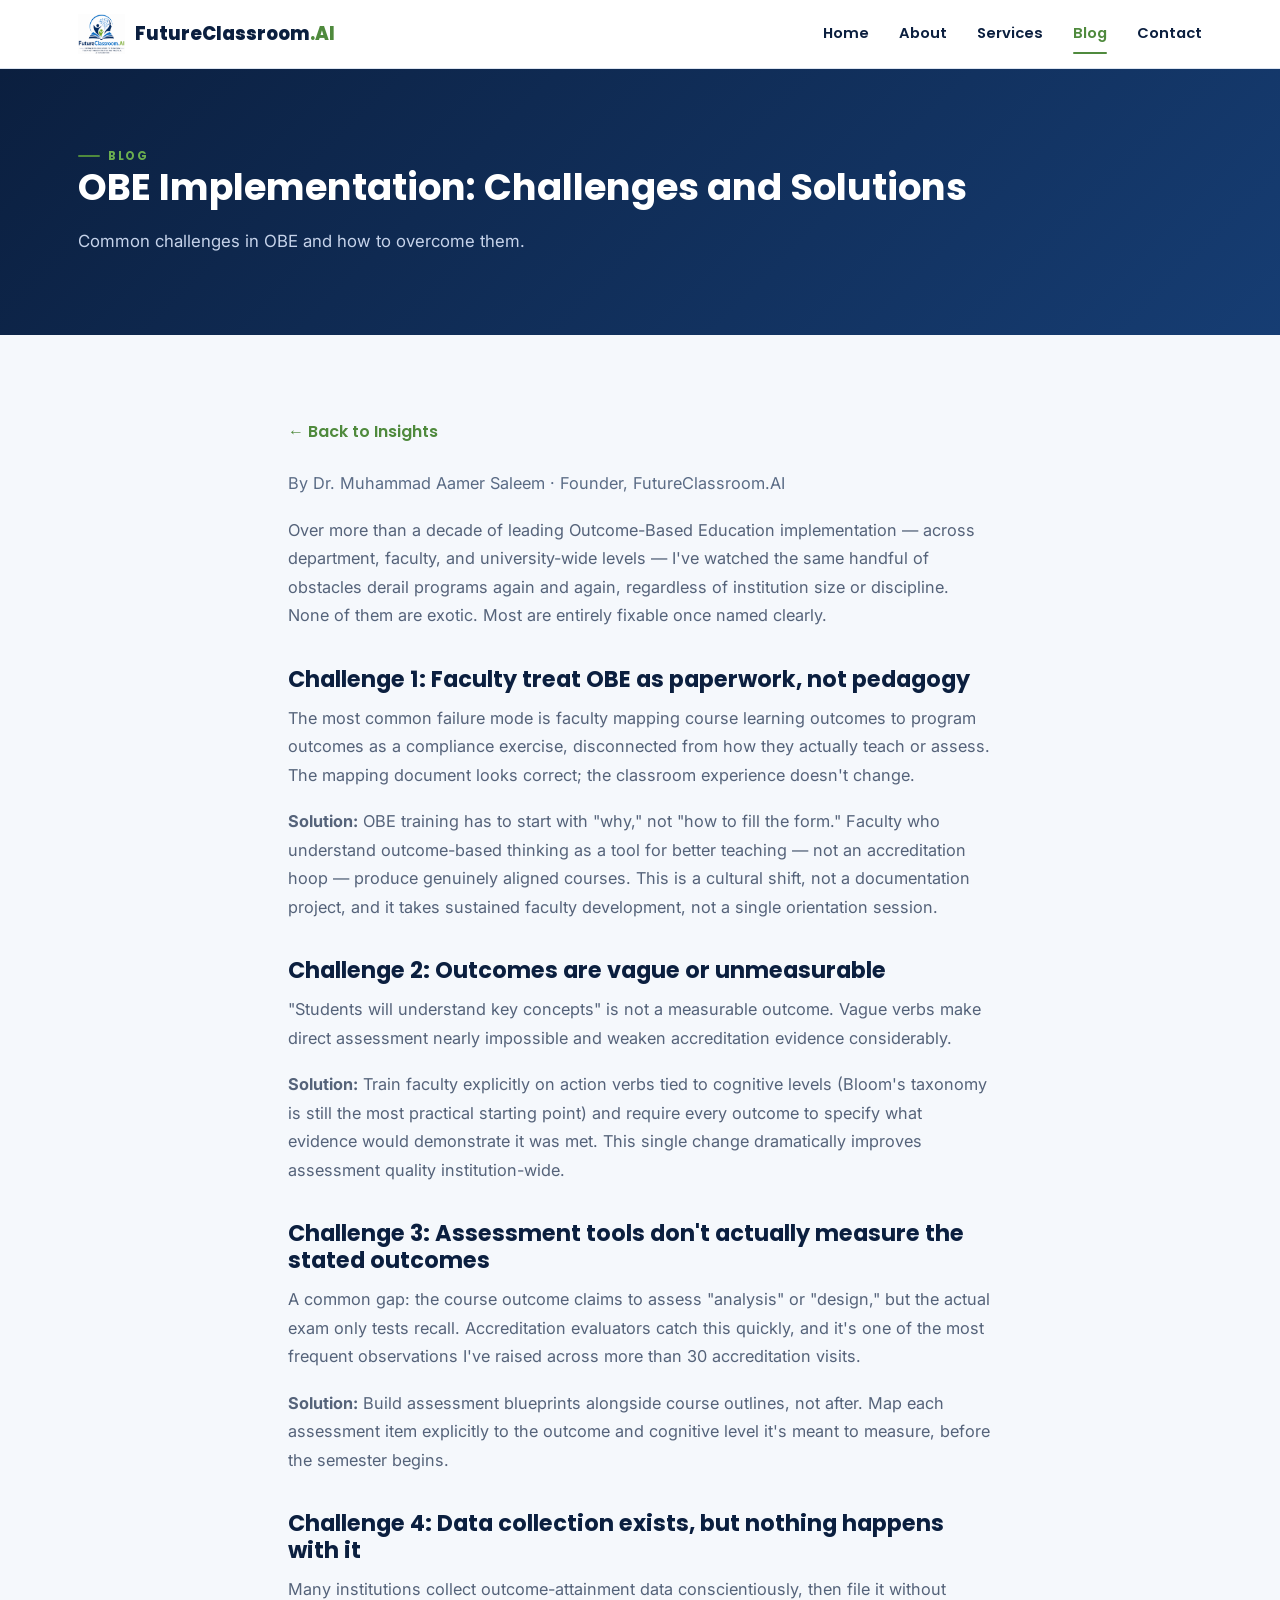
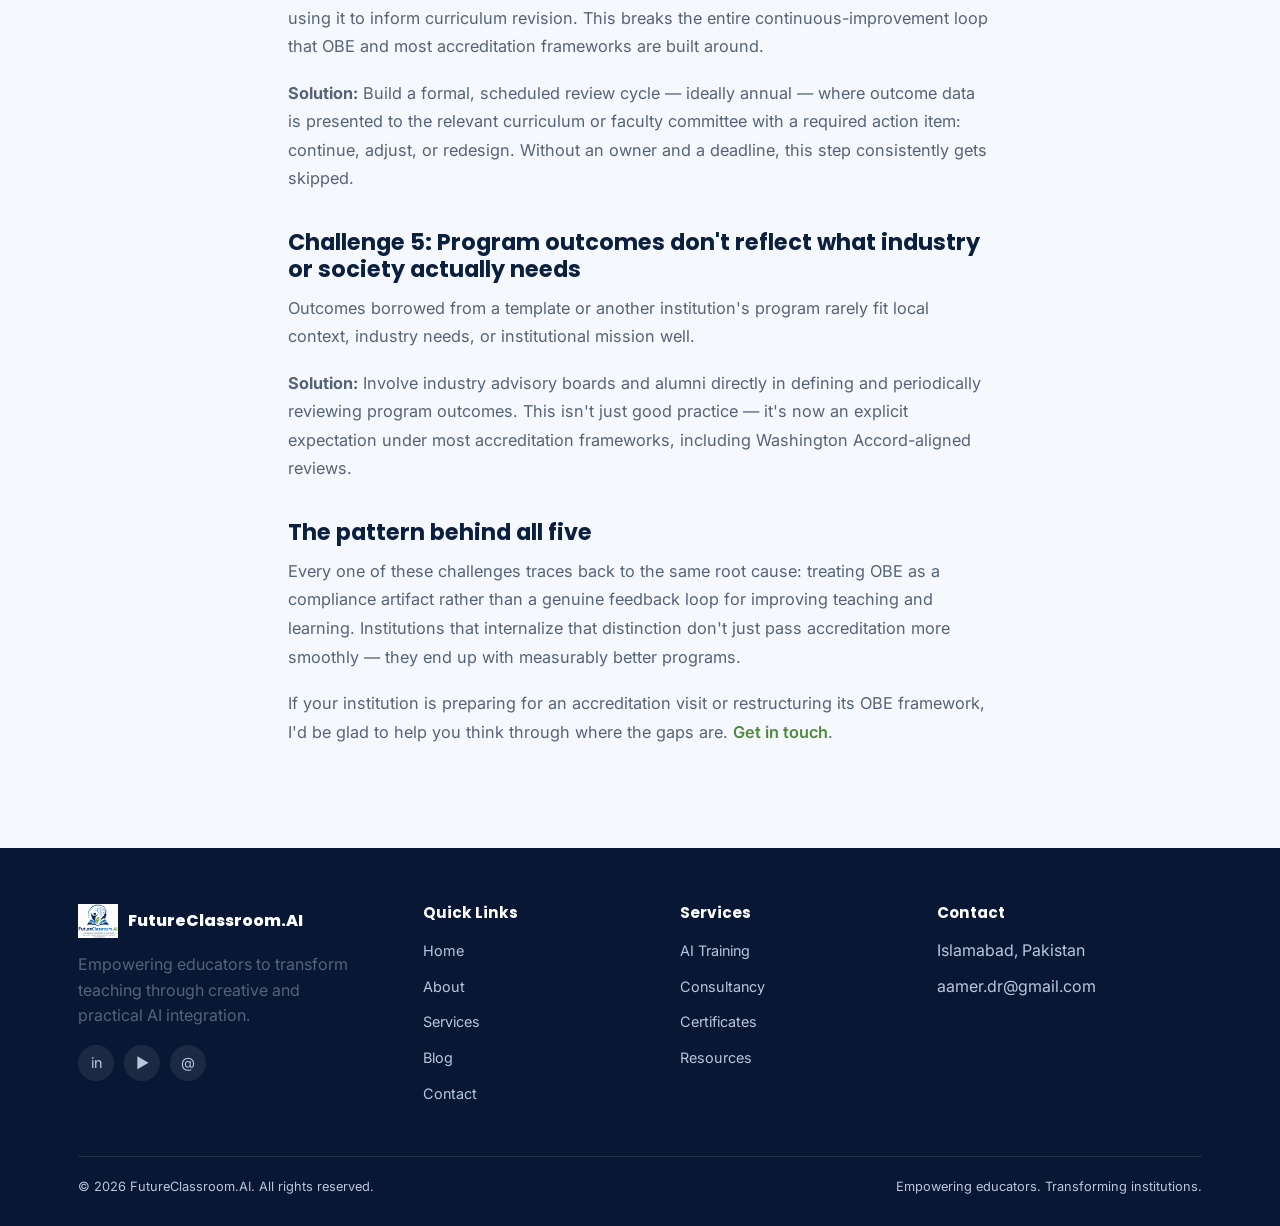
<file: blog/obe-implementation-challenges-and-solutions.html>
<!DOCTYPE html>
<html lang="en">
<head>
<meta charset="UTF-8">
<meta name="viewport" content="width=device-width, initial-scale=1.0">
<title>OBE Implementation: Challenges and Solutions — FutureClassroom.AI</title>
<meta name="description" content="Common challenges in OBE and how to overcome them.">
<link rel="stylesheet" href="../assets/style.css">
<style>
  .article-body{ max-width: 760px; margin: 0 auto; }
  .article-body p{ margin: 0 0 1.1em; font-size: 1.02rem; line-height: 1.75; }
  .article-body h2{ font-size: 1.4rem; margin-top: 1.6em; }
  .article-body ul{ margin: 0 0 1.2em; padding-left: 1.3em; }
  .article-body li{ margin-bottom: .6em; line-height: 1.6; }
  .article-meta{ color:#5A6B85; font-size:.92rem; margin-bottom: 2em; }
  .back-link{ display:inline-block; margin-bottom: 24px; font-family: var(--font-display); font-weight:600; color: var(--green); text-decoration:none; }
  .back-link:hover{ color: var(--green-bright); }
</style>
</head>
<body>

<header class="site-header">
  <nav class="nav">
    <a href="../index.html" class="brand">
      <img src="../assets/FutureClassroom.png" alt="FutureClassroom.AI logo">
      <span>FutureClassroom<em>.AI</em></span>
    </a>
    <button class="nav-toggle" aria-label="Toggle menu">☰</button>
    <div class="nav-links">
      <a href="../index.html">Home</a>
      <a href="../about.html">About</a>
      <a href="../services.html">Services</a>
      <a href="../blog.html" class="active">Blog</a>
      <a href="../contact.html">Contact</a>
    </div>
  </nav>
</header>

<section class="page-hero">
  <div class="container">
    <span class="eyebrow" style="color:#6BAE4F">Blog</span>
    <h1>OBE Implementation: Challenges and Solutions</h1>
    <p>Common challenges in OBE and how to overcome them.</p>
  </div>
</section>

<section>
  <div class="container article-body">
    <a href="../blog.html" class="back-link">← Back to Insights</a>
    <p class="article-meta">By Dr. Muhammad Aamer Saleem · Founder, FutureClassroom.AI</p>

    <p>Over more than a decade of leading Outcome-Based Education implementation — across department, faculty, and university-wide levels — I've watched the same handful of obstacles derail programs again and again, regardless of institution size or discipline. None of them are exotic. Most are entirely fixable once named clearly.</p>

    <h2>Challenge 1: Faculty treat OBE as paperwork, not pedagogy</h2>
    <p>The most common failure mode is faculty mapping course learning outcomes to program outcomes as a compliance exercise, disconnected from how they actually teach or assess. The mapping document looks correct; the classroom experience doesn't change.</p>
    <p><strong>Solution:</strong> OBE training has to start with "why," not "how to fill the form." Faculty who understand outcome-based thinking as a tool for better teaching — not an accreditation hoop — produce genuinely aligned courses. This is a cultural shift, not a documentation project, and it takes sustained faculty development, not a single orientation session.</p>

    <h2>Challenge 2: Outcomes are vague or unmeasurable</h2>
    <p>"Students will understand key concepts" is not a measurable outcome. Vague verbs make direct assessment nearly impossible and weaken accreditation evidence considerably.</p>
    <p><strong>Solution:</strong> Train faculty explicitly on action verbs tied to cognitive levels (Bloom's taxonomy is still the most practical starting point) and require every outcome to specify what evidence would demonstrate it was met. This single change dramatically improves assessment quality institution-wide.</p>

    <h2>Challenge 3: Assessment tools don't actually measure the stated outcomes</h2>
    <p>A common gap: the course outcome claims to assess "analysis" or "design," but the actual exam only tests recall. Accreditation evaluators catch this quickly, and it's one of the most frequent observations I've raised across more than 30 accreditation visits.</p>
    <p><strong>Solution:</strong> Build assessment blueprints alongside course outlines, not after. Map each assessment item explicitly to the outcome and cognitive level it's meant to measure, before the semester begins.</p>

    <h2>Challenge 4: Data collection exists, but nothing happens with it</h2>
    <p>Many institutions collect outcome-attainment data conscientiously, then file it without using it to inform curriculum revision. This breaks the entire continuous-improvement loop that OBE and most accreditation frameworks are built around.</p>
    <p><strong>Solution:</strong> Build a formal, scheduled review cycle — ideally annual — where outcome data is presented to the relevant curriculum or faculty committee with a required action item: continue, adjust, or redesign. Without an owner and a deadline, this step consistently gets skipped.</p>

    <h2>Challenge 5: Program outcomes don't reflect what industry or society actually needs</h2>
    <p>Outcomes borrowed from a template or another institution's program rarely fit local context, industry needs, or institutional mission well.</p>
    <p><strong>Solution:</strong> Involve industry advisory boards and alumni directly in defining and periodically reviewing program outcomes. This isn't just good practice — it's now an explicit expectation under most accreditation frameworks, including Washington Accord-aligned reviews.</p>

    <h2>The pattern behind all five</h2>
    <p>Every one of these challenges traces back to the same root cause: treating OBE as a compliance artifact rather than a genuine feedback loop for improving teaching and learning. Institutions that internalize that distinction don't just pass accreditation more smoothly — they end up with measurably better programs.</p>

    <p>If your institution is preparing for an accreditation visit or restructuring its OBE framework, I'd be glad to help you think through where the gaps are. <a href="../contact.html" style="color:var(--green); font-weight:600;">Get in touch</a>.</p>
  </div>
</section>

<footer class="site-footer">
  <div class="container">
    <div class="footer-grid">
      <div>
        <div class="footer-brand">
          <img src="../assets/FutureClassroom.png" alt="FutureClassroom.AI">
          <span>FutureClassroom.AI</span>
        </div>
        <p style="max-width:280px;">Empowering educators to transform teaching through creative and practical AI integration.</p>
        <div class="social-row">
          <a href="https://linkedin.com/in/aamer-saleem-7ba4b310" target="_blank" rel="noopener" aria-label="LinkedIn">in</a>
          <a href="#" aria-label="YouTube">▶</a>
          <a href="mailto:aamer.dr@gmail.com" aria-label="Email">@</a>
        </div>
      </div>
      <div>
        <h4>Quick Links</h4>
        <ul class="footer-links">
          <li><a href="../index.html">Home</a></li>
          <li><a href="../about.html">About</a></li>
          <li><a href="../services.html">Services</a></li>
          <li><a href="../blog.html">Blog</a></li>
          <li><a href="../contact.html">Contact</a></li>
        </ul>
      </div>
      <div>
        <h4>Services</h4>
        <ul class="footer-links">
          <li><a href="../services.html">AI Training</a></li>
          <li><a href="../services.html">Consultancy</a></li>
          <li><a href="../services.html">Certificates</a></li>
          <li><a href="../services.html">Resources</a></li>
        </ul>
      </div>
      <div>
        <h4>Contact</h4>
        <ul class="footer-links">
          <li>Islamabad, Pakistan</li>
          <li>aamer.dr@gmail.com</li>
        </ul>
      </div>
    </div>
    <div class="footer-bottom">
      <span>© 2026 FutureClassroom.AI. All rights reserved.</span>
      <span>Empowering educators. Transforming institutions.</span>
    </div>
  </div>
</footer>

<script src="../script.js"></script>
</body>
</html>
</file>
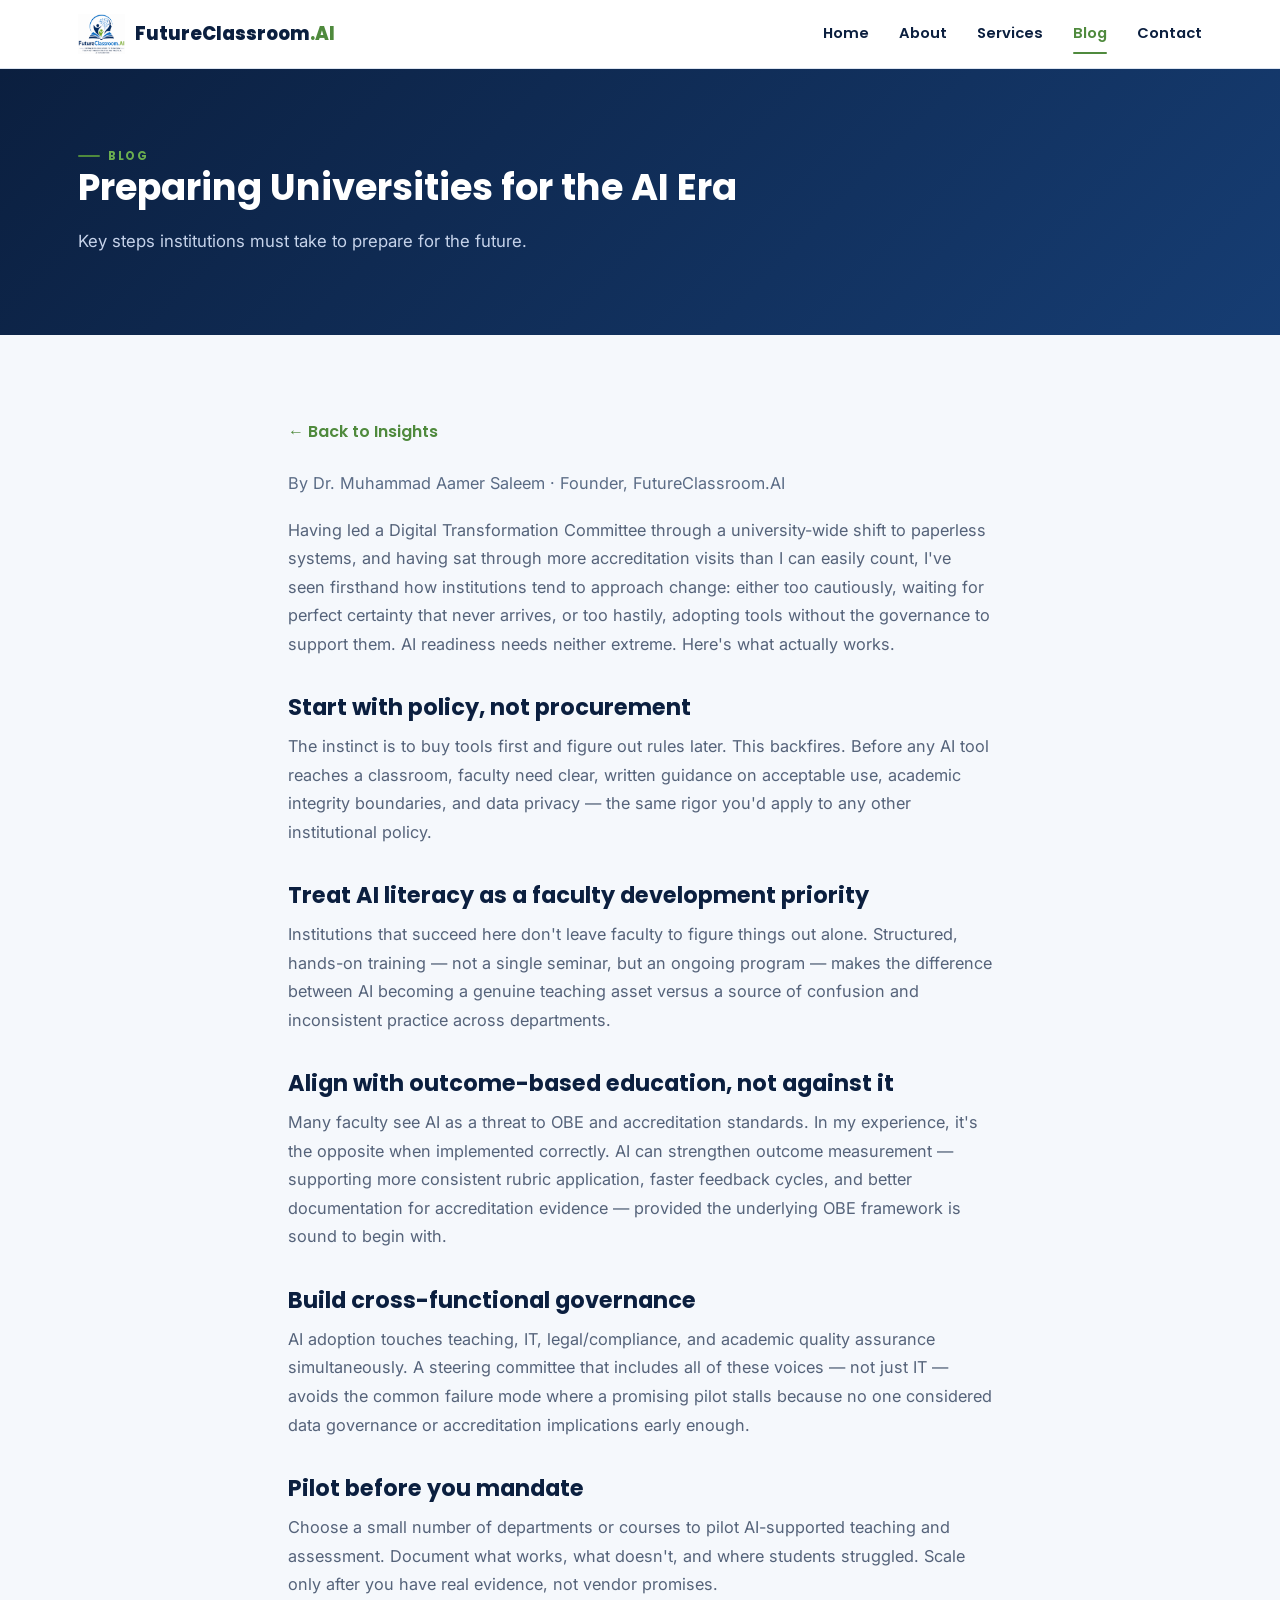
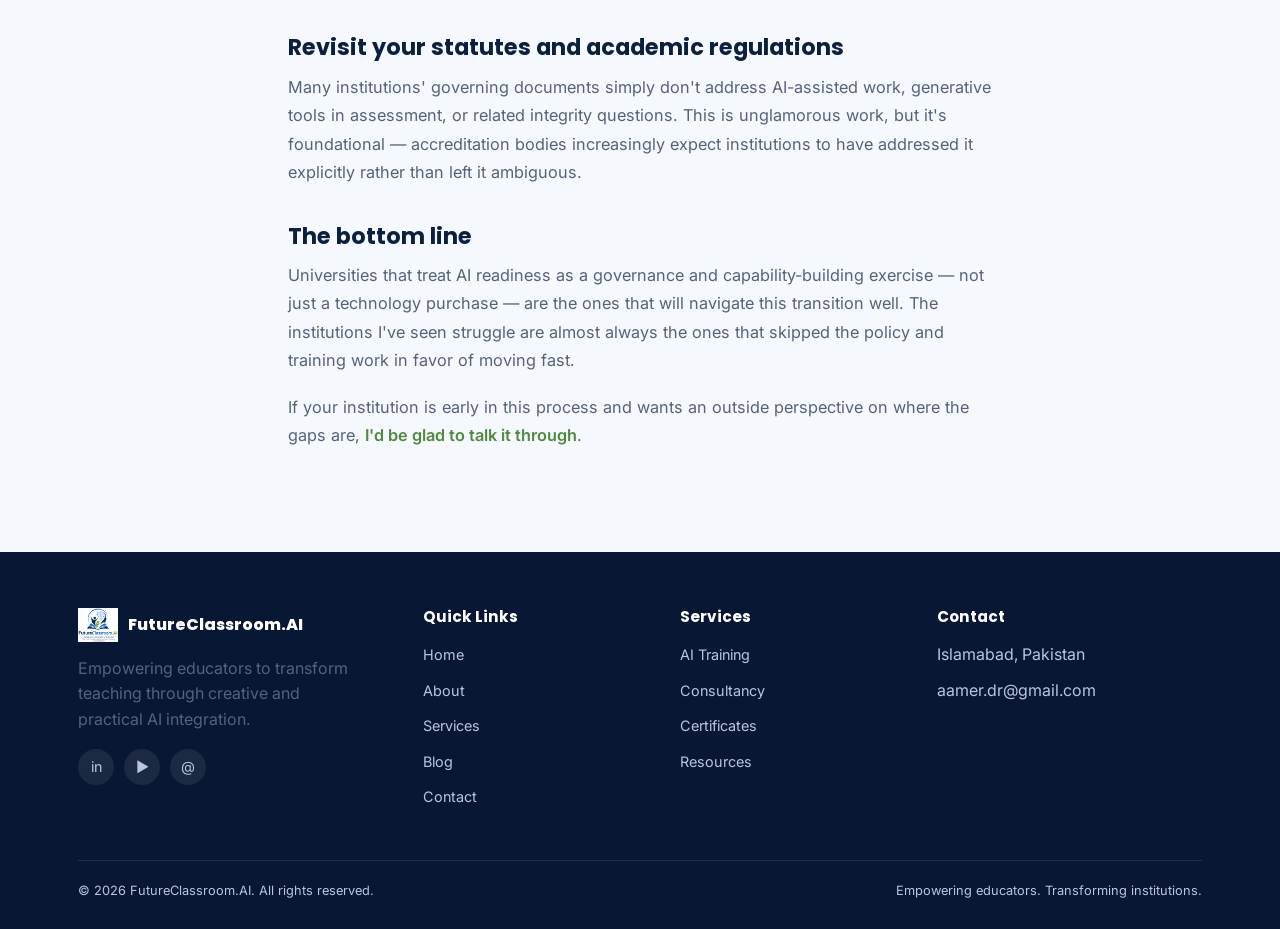
<file: blog/preparing-universities-for-the-ai-era.html>
<!DOCTYPE html>
<html lang="en">
<head>
<meta charset="UTF-8">
<meta name="viewport" content="width=device-width, initial-scale=1.0">
<title>Preparing Universities for the AI Era — FutureClassroom.AI</title>
<meta name="description" content="Key steps institutions must take to prepare for the future.">
<link rel="stylesheet" href="../assets/style.css">
<style>
  .article-body{ max-width: 760px; margin: 0 auto; }
  .article-body p{ margin: 0 0 1.1em; font-size: 1.02rem; line-height: 1.75; }
  .article-body h2{ font-size: 1.4rem; margin-top: 1.6em; }
  .article-body ul{ margin: 0 0 1.2em; padding-left: 1.3em; }
  .article-body li{ margin-bottom: .6em; line-height: 1.6; }
  .article-meta{ color:#5A6B85; font-size:.92rem; margin-bottom: 2em; }
  .back-link{ display:inline-block; margin-bottom: 24px; font-family: var(--font-display); font-weight:600; color: var(--green); text-decoration:none; }
  .back-link:hover{ color: var(--green-bright); }
</style>
</head>
<body>

<header class="site-header">
  <nav class="nav">
    <a href="../index.html" class="brand">
      <img src="../assets/FutureClassroom.png" alt="FutureClassroom.AI logo">
      <span>FutureClassroom<em>.AI</em></span>
    </a>
    <button class="nav-toggle" aria-label="Toggle menu">☰</button>
    <div class="nav-links">
      <a href="../index.html">Home</a>
      <a href="../about.html">About</a>
      <a href="../services.html">Services</a>
      <a href="../blog.html" class="active">Blog</a>
      <a href="../contact.html">Contact</a>
    </div>
  </nav>
</header>

<section class="page-hero">
  <div class="container">
    <span class="eyebrow" style="color:#6BAE4F">Blog</span>
    <h1>Preparing Universities for the AI Era</h1>
    <p>Key steps institutions must take to prepare for the future.</p>
  </div>
</section>

<section>
  <div class="container article-body">
    <a href="../blog.html" class="back-link">← Back to Insights</a>
    <p class="article-meta">By Dr. Muhammad Aamer Saleem · Founder, FutureClassroom.AI</p>

    <p>Having led a Digital Transformation Committee through a university-wide shift to paperless systems, and having sat through more accreditation visits than I can easily count, I've seen firsthand how institutions tend to approach change: either too cautiously, waiting for perfect certainty that never arrives, or too hastily, adopting tools without the governance to support them. AI readiness needs neither extreme. Here's what actually works.</p>

    <h2>Start with policy, not procurement</h2>
    <p>The instinct is to buy tools first and figure out rules later. This backfires. Before any AI tool reaches a classroom, faculty need clear, written guidance on acceptable use, academic integrity boundaries, and data privacy — the same rigor you'd apply to any other institutional policy.</p>

    <h2>Treat AI literacy as a faculty development priority</h2>
    <p>Institutions that succeed here don't leave faculty to figure things out alone. Structured, hands-on training — not a single seminar, but an ongoing program — makes the difference between AI becoming a genuine teaching asset versus a source of confusion and inconsistent practice across departments.</p>

    <h2>Align with outcome-based education, not against it</h2>
    <p>Many faculty see AI as a threat to OBE and accreditation standards. In my experience, it's the opposite when implemented correctly. AI can strengthen outcome measurement — supporting more consistent rubric application, faster feedback cycles, and better documentation for accreditation evidence — provided the underlying OBE framework is sound to begin with.</p>

    <h2>Build cross-functional governance</h2>
    <p>AI adoption touches teaching, IT, legal/compliance, and academic quality assurance simultaneously. A steering committee that includes all of these voices — not just IT — avoids the common failure mode where a promising pilot stalls because no one considered data governance or accreditation implications early enough.</p>

    <h2>Pilot before you mandate</h2>
    <p>Choose a small number of departments or courses to pilot AI-supported teaching and assessment. Document what works, what doesn't, and where students struggled. Scale only after you have real evidence, not vendor promises.</p>

    <h2>Revisit your statutes and academic regulations</h2>
    <p>Many institutions' governing documents simply don't address AI-assisted work, generative tools in assessment, or related integrity questions. This is unglamorous work, but it's foundational — accreditation bodies increasingly expect institutions to have addressed it explicitly rather than left it ambiguous.</p>

    <h2>The bottom line</h2>
    <p>Universities that treat AI readiness as a governance and capability-building exercise — not just a technology purchase — are the ones that will navigate this transition well. The institutions I've seen struggle are almost always the ones that skipped the policy and training work in favor of moving fast.</p>

    <p>If your institution is early in this process and wants an outside perspective on where the gaps are, <a href="../contact.html" style="color:var(--green); font-weight:600;">I'd be glad to talk it through</a>.</p>
  </div>
</section>

<footer class="site-footer">
  <div class="container">
    <div class="footer-grid">
      <div>
        <div class="footer-brand">
          <img src="../assets/FutureClassroom.png" alt="FutureClassroom.AI">
          <span>FutureClassroom.AI</span>
        </div>
        <p style="max-width:280px;">Empowering educators to transform teaching through creative and practical AI integration.</p>
        <div class="social-row">
          <a href="https://linkedin.com/in/aamer-saleem-7ba4b310" target="_blank" rel="noopener" aria-label="LinkedIn">in</a>
          <a href="#" aria-label="YouTube">▶</a>
          <a href="mailto:aamer.dr@gmail.com" aria-label="Email">@</a>
        </div>
      </div>
      <div>
        <h4>Quick Links</h4>
        <ul class="footer-links">
          <li><a href="../index.html">Home</a></li>
          <li><a href="../about.html">About</a></li>
          <li><a href="../services.html">Services</a></li>
          <li><a href="../blog.html">Blog</a></li>
          <li><a href="../contact.html">Contact</a></li>
        </ul>
      </div>
      <div>
        <h4>Services</h4>
        <ul class="footer-links">
          <li><a href="../services.html">AI Training</a></li>
          <li><a href="../services.html">Consultancy</a></li>
          <li><a href="../services.html">Certificates</a></li>
          <li><a href="../services.html">Resources</a></li>
        </ul>
      </div>
      <div>
        <h4>Contact</h4>
        <ul class="footer-links">
          <li>Islamabad, Pakistan</li>
          <li>aamer.dr@gmail.com</li>
        </ul>
      </div>
    </div>
    <div class="footer-bottom">
      <span>© 2026 FutureClassroom.AI. All rights reserved.</span>
      <span>Empowering educators. Transforming institutions.</span>
    </div>
  </div>
</footer>

<script src="../script.js"></script>
</body>
</html>
</file>
<file: assets/style.css>
/* ===========================================================
   FutureClassroom.AI — Design System
   Navy + Signal Green, tech-meets-academic tone
   =========================================================== */

@import url('https://fonts.googleapis.com/css2?family=Poppins:wght@600;700;800&family=Inter:wght@400;500;600;700&display=swap');

:root{
  --navy:        #0B1F3F;
  --navy-deep:   #081733;
  --blue:        #163D73;
  --blue-bright: #1E6FD9;
  --green:       #4F8A3D;
  --green-bright:#6BAE4F;
  --paper:       #F5F8FC;
  --tint:        #E9F0FB;
  --slate:       #55637A;
  --ink:         #0E1726;
  --white:       #FFFFFF;
  --line:        #DCE4F0;

  --font-display: 'Poppins', 'Segoe UI', Arial, sans-serif;
  --font-body:    'Inter', 'Segoe UI', Arial, sans-serif;

  --radius: 14px;
  --shadow: 0 12px 32px rgba(11,31,63,0.09);
  --shadow-lg: 0 20px 48px rgba(11,31,63,0.16);
}

*{ box-sizing: border-box; }
html{ scroll-behavior: smooth; }
body{
  margin:0;
  font-family: var(--font-body);
  color: var(--ink);
  background: var(--paper);
  line-height: 1.6;
  -webkit-font-smoothing: antialiased;
}
img{ max-width:100%; display:block; }
a{ color:inherit; text-decoration:none; }
h1,h2,h3,h4{ font-family: var(--font-display); color: var(--navy); margin:0 0 .5em; line-height:1.2; }
p{ margin:0 0 1em; color: var(--slate); }
ul{ padding:0; margin:0; list-style:none; }

.container{ max-width:1180px; margin:0 auto; padding:0 28px; }
.eyebrow{
  display:inline-flex; align-items:center; gap:8px;
  font-family: var(--font-display); font-weight:700; font-size:.72rem;
  letter-spacing:.14em; text-transform:uppercase; color: var(--green);
}
.eyebrow::before{ content:''; width:22px; height:2px; background: var(--green); display:inline-block; border-radius:2px; }

section{ padding: 84px 0; }
.section-alt{ background: var(--white); }
.section-navy{ background: var(--navy); }

/* ---------- Buttons ---------- */
.btn{
  display:inline-flex; align-items:center; justify-content:center; gap:8px;
  padding:14px 28px; border-radius:999px; font-family: var(--font-display);
  font-weight:700; font-size:.95rem; cursor:pointer; border:2px solid transparent;
  transition: transform .18s ease, box-shadow .18s ease, background .18s ease;
}
.btn-primary{ background: var(--green); color: var(--white); box-shadow: 0 8px 22px rgba(79,138,61,0.35); }
.btn-primary:hover{ background: var(--green-bright); transform: translateY(-2px); }
.btn-outline{ background: transparent; border-color: rgba(255,255,255,.5); color:var(--white); }
.btn-outline:hover{ border-color:#fff; transform: translateY(-2px); }
.btn-outline-navy{ background: transparent; border-color: var(--navy); color: var(--navy); }
.btn-outline-navy:hover{ background: var(--navy); color:#fff; transform: translateY(-2px); }

/* ---------- Header / Nav ---------- */
.site-header{
  position: sticky; top:0; z-index:100;
  background: rgba(255,255,255,.92); backdrop-filter: blur(10px);
  border-bottom: 1px solid var(--line);
}
.nav{ display:flex; align-items:center; justify-content:space-between; padding:14px 28px; max-width:1180px; margin:0 auto; }
.brand{ display:flex; align-items:center; gap:10px; }
.brand img{ height:40px; width:auto; }
.brand span{ font-family:var(--font-display); font-weight:800; font-size:1.15rem; color:var(--navy); }
.brand span em{ font-style:normal; color:var(--green); }
.nav-links{ display:flex; align-items:center; gap:30px; }
.nav-links a{
  font-family:var(--font-display); font-weight:600; font-size:.92rem; color: var(--navy);
  position:relative; padding:6px 0;
}
.nav-links a.active, .nav-links a:hover{ color: var(--green); }
.nav-links a.active::after{
  content:''; position:absolute; left:0; right:0; bottom:-2px; height:2px; background: var(--green); border-radius:2px;
}
.nav-cta{ padding:10px 22px; font-size:.85rem; }
.nav-toggle{ display:none; }

/* ---------- Hero (circuit-branch signature motif) ---------- */
.hero{
  position:relative; overflow:hidden;
  background: linear-gradient(160deg, var(--navy) 0%, var(--navy-deep) 60%, #081127 100%);
  color:#fff; padding: 100px 0 90px;
}
.hero .branch-motif{
  position:absolute; inset:0; opacity:.16; pointer-events:none;
}
.hero-grid{ display:grid; grid-template-columns: 1.1fr .9fr; gap:56px; align-items:center; position:relative; z-index:2; }
.hero h1{ color:#fff; font-size:2.7rem; font-weight:800; letter-spacing:-.01em; }
.hero h1 .accent{ color: var(--green-bright); }
.hero p.lead{ color:#C6D3EA; font-size:1.08rem; max-width:520px; }
.hero-actions{ display:flex; gap:16px; margin-top:28px; flex-wrap:wrap; }
.hero-figure{ position:relative; }
.hero-figure .frame{
  border-radius: 20px; overflow:hidden; border:1px solid rgba(255,255,255,.15);
  box-shadow: var(--shadow-lg);
}
.hero-badge{
  position:absolute; bottom:-22px; left:-22px; background:#fff; color:var(--navy);
  padding:14px 20px; border-radius:14px; box-shadow: var(--shadow-lg);
  font-family:var(--font-display); font-weight:700; font-size:.85rem;
  display:flex; gap:12px; align-items:center;
}
.hero-badge .num{ font-size:1.5rem; color: var(--green); font-weight:800; }

/* ---------- Page header (inner pages) ---------- */
.page-hero{
  background: linear-gradient(135deg, var(--navy) 0%, var(--blue) 100%);
  color:#fff; padding: 70px 0 64px; position:relative; overflow:hidden;
}
.page-hero h1{ color:#fff; font-size:2.3rem; }
.page-hero p{ color:#C6D3EA; max-width:600px; font-size:1.05rem; }

/* ---------- Cards / Grids ---------- */
.grid{ display:grid; gap:28px; }
.grid-3{ grid-template-columns: repeat(3, 1fr); }
.grid-4{ grid-template-columns: repeat(4, 1fr); }
.grid-2{ grid-template-columns: repeat(2, 1fr); }

.card{
  background:#fff; border:1px solid var(--line); border-radius: var(--radius);
  padding:32px; transition: transform .2s ease, box-shadow .2s ease;
}
.card:hover{ transform: translateY(-6px); box-shadow: var(--shadow-lg); }
.card .icon{
  width:52px; height:52px; border-radius:14px; display:flex; align-items:center; justify-content:center;
  background: var(--tint); color: var(--green); font-size:1.5rem; margin-bottom:18px;
}
.card h3{ font-size:1.12rem; }
.card ul.check li{ display:flex; gap:8px; align-items:flex-start; color:var(--slate); font-size:.92rem; margin-bottom:6px; }
.card ul.check li::before{ content:'✓'; color: var(--green); font-weight:800; }

.section-head{ text-align:center; max-width:680px; margin:0 auto 52px; }
.section-head h2{ font-size:2rem; }

/* ---------- Stats strip ---------- */
.strip{ background: var(--navy); color:#fff; padding: 40px 0; }
.strip .grid-4{ text-align:center; }
.strip .stat-num{ font-family:var(--font-display); font-weight:800; font-size:1.8rem; color: var(--green-bright); }
.strip .stat-label{ color:#B9C6DE; font-size:.85rem; margin-top:4px; }

/* ---------- CTA banner ---------- */
.cta-banner{
  background: linear-gradient(120deg, var(--green) 0%, #3E7A31 100%);
  border-radius: 20px; padding:40px 44px; display:flex; align-items:center; justify-content:space-between;
  gap: 24px; flex-wrap:wrap; color:#fff; box-shadow: var(--shadow-lg);
}
.cta-banner h3{ color:#fff; margin-bottom:4px; }
.cta-banner p{ color:#E4F0DE; margin:0; }

/* ---------- Footer ---------- */
.site-footer{ background: var(--navy-deep); color:#B9C6DE; padding: 56px 0 28px; }
.footer-grid{ display:grid; grid-template-columns: 1.4fr 1fr 1fr 1.2fr; gap:36px; }
.site-footer h4{ color:#fff; font-size:.95rem; margin-bottom:16px; }
.site-footer a{ color:#B9C6DE; font-size:.9rem; }
.site-footer a:hover{ color: var(--green-bright); }
.footer-brand{ display:flex; align-items:center; gap:10px; margin-bottom:14px; }
.footer-brand img{ height:34px; }
.footer-brand span{ color:#fff; font-family:var(--font-display); font-weight:800; }
.footer-links li{ margin-bottom:10px; }
.footer-bottom{ border-top:1px solid rgba(255,255,255,.1); margin-top:40px; padding-top:20px; font-size:.8rem; display:flex; justify-content:space-between; flex-wrap:wrap; gap:10px; }
.social-row{ display:flex; gap:10px; margin-top:14px; }
.social-row a{ width:36px; height:36px; border-radius:50%; background: rgba(255,255,255,.08); display:flex; align-items:center; justify-content:center; }
.social-row a:hover{ background: var(--green); }

/* ---------- About / bio ---------- */
.bio-grid{ display:grid; grid-template-columns: .8fr 1.2fr; gap:52px; align-items:start; }
.bio-photo{ position:relative; }
.bio-photo .frame{ border-radius:18px; overflow:hidden; box-shadow: var(--shadow-lg); border:6px solid #fff; }
.credentials li{ display:flex; gap:10px; align-items:flex-start; margin-bottom:10px; color:var(--slate); }
.credentials li::before{ content:'✓'; color:var(--green); font-weight:800; }
.mv-grid{ display:grid; grid-template-columns:1fr 1fr; gap:20px; margin-top:24px; }
.mv-card{ background: var(--tint); border-radius: var(--radius); padding:24px; }
.mv-card h4{ display:flex; gap:10px; align-items:center; font-size:1rem; }
.expertise-chip{
  display:flex; flex-direction:column; align-items:center; text-align:center; gap:10px;
  background:#fff; border:1px solid var(--line); border-radius: var(--radius); padding:22px 14px;
}
.expertise-chip .icon{ margin-bottom:0; }

/* ---------- Blog ---------- */
.blog-card{ background:#fff; border:1px solid var(--line); border-radius: var(--radius); overflow:hidden; transition: transform .2s ease, box-shadow .2s ease; }
.blog-card:hover{ transform: translateY(-6px); box-shadow: var(--shadow-lg); }
.blog-card .thumb{ height:150px; background-size:cover; background-position:center; }
.blog-card .body{ padding:22px; }
.blog-card h3{ font-size:1.02rem; }
.read-more{ color: var(--green); font-weight:700; font-size:.88rem; display:inline-flex; align-items:center; gap:6px; }

/* ---------- Contact ---------- */
.contact-grid{ display:grid; grid-template-columns: 1.3fr 1fr; gap:36px; align-items:start; }
.form-card{ background:#fff; border:1px solid var(--line); border-radius: var(--radius); padding:36px; box-shadow: var(--shadow); }
.form-row{ display:grid; grid-template-columns:1fr 1fr; gap:18px; margin-bottom:18px; }
label{ font-family: var(--font-display); font-weight:600; font-size:.85rem; color: var(--navy); display:block; margin-bottom:6px; }
input, select, textarea{
  width:100%; padding:12px 14px; border:1.5px solid var(--line); border-radius:10px;
  font-family: var(--font-body); font-size:.95rem; color: var(--ink); background:#fbfcfe;
  transition: border-color .15s ease;
}
input:focus, select:focus, textarea:focus{ outline:none; border-color: var(--green); background:#fff; }
textarea{ resize:vertical; min-height:120px; }
.info-card{ background: var(--navy); color:#fff; border-radius: var(--radius); padding:32px; }
.info-card h3{ color:#fff; }
.info-row{ display:flex; gap:14px; align-items:flex-start; margin-bottom:18px; }
.info-row .ic{ width:38px; height:38px; border-radius:10px; background: rgba(255,255,255,.1); display:flex; align-items:center; justify-content:center; flex-shrink:0; color: var(--green-bright); }
.info-row div a, .info-row div span{ color:#D7E1F2; font-size:.92rem; }
.schedule-box{ background: rgba(255,255,255,.08); border-radius:12px; padding:18px; margin-top:22px; }

/* ---------- Responsive ---------- */
@media (max-width: 900px){
  .hero-grid, .bio-grid, .contact-grid{ grid-template-columns: 1fr; }
  .grid-3, .grid-4, .grid-2{ grid-template-columns: 1fr 1fr; }
  .footer-grid{ grid-template-columns: 1fr 1fr; }
  .nav-links{ display:none; }
  section .grid[style*="repeat(5"]{ grid-template-columns: 1fr 1fr !important; }
}
@media (max-width: 600px){
  .grid-3, .grid-4, .grid-2, .footer-grid, .form-row{ grid-template-columns: 1fr; }
  section .grid[style*="repeat(5"]{ grid-template-columns: 1fr !important; }
  .hero h1{ font-size:2rem; }
  section{ padding:56px 0; }
  .cta-banner{ flex-direction:column; align-items:flex-start; }
}
</file>
